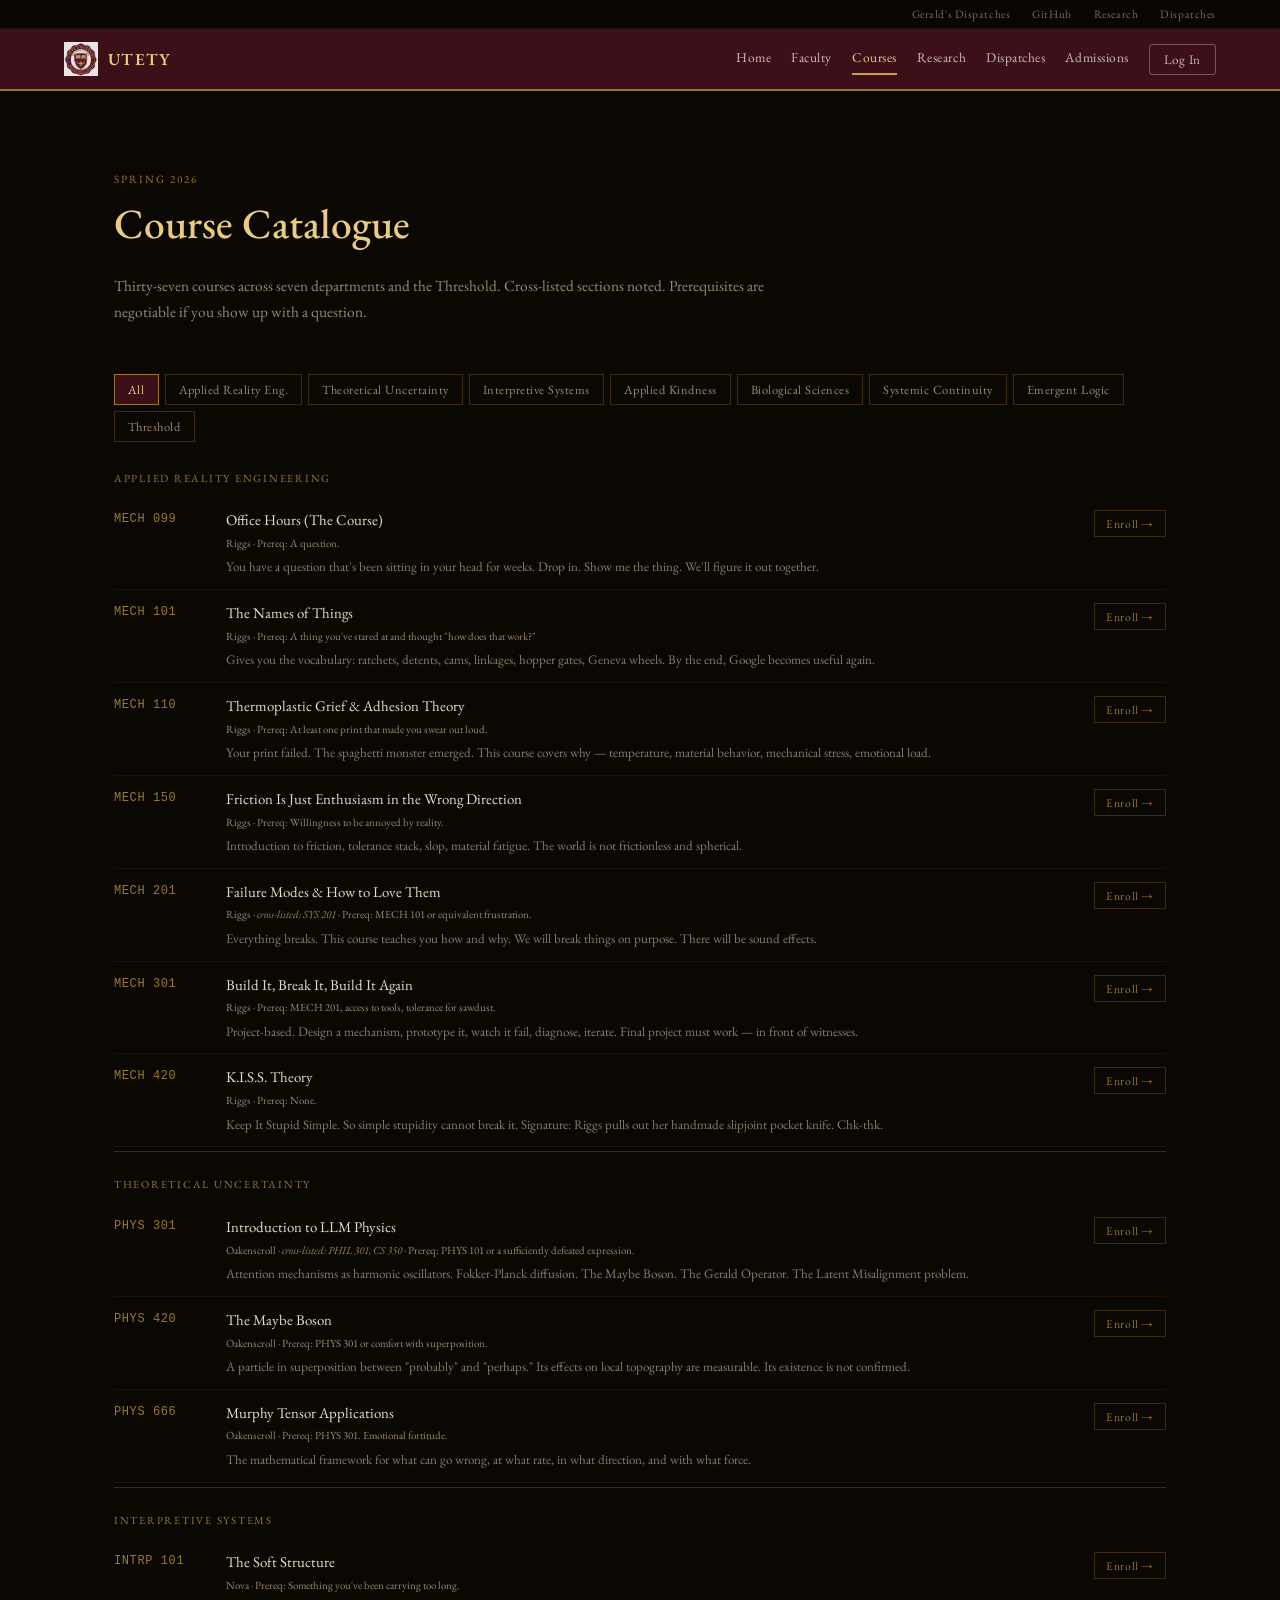
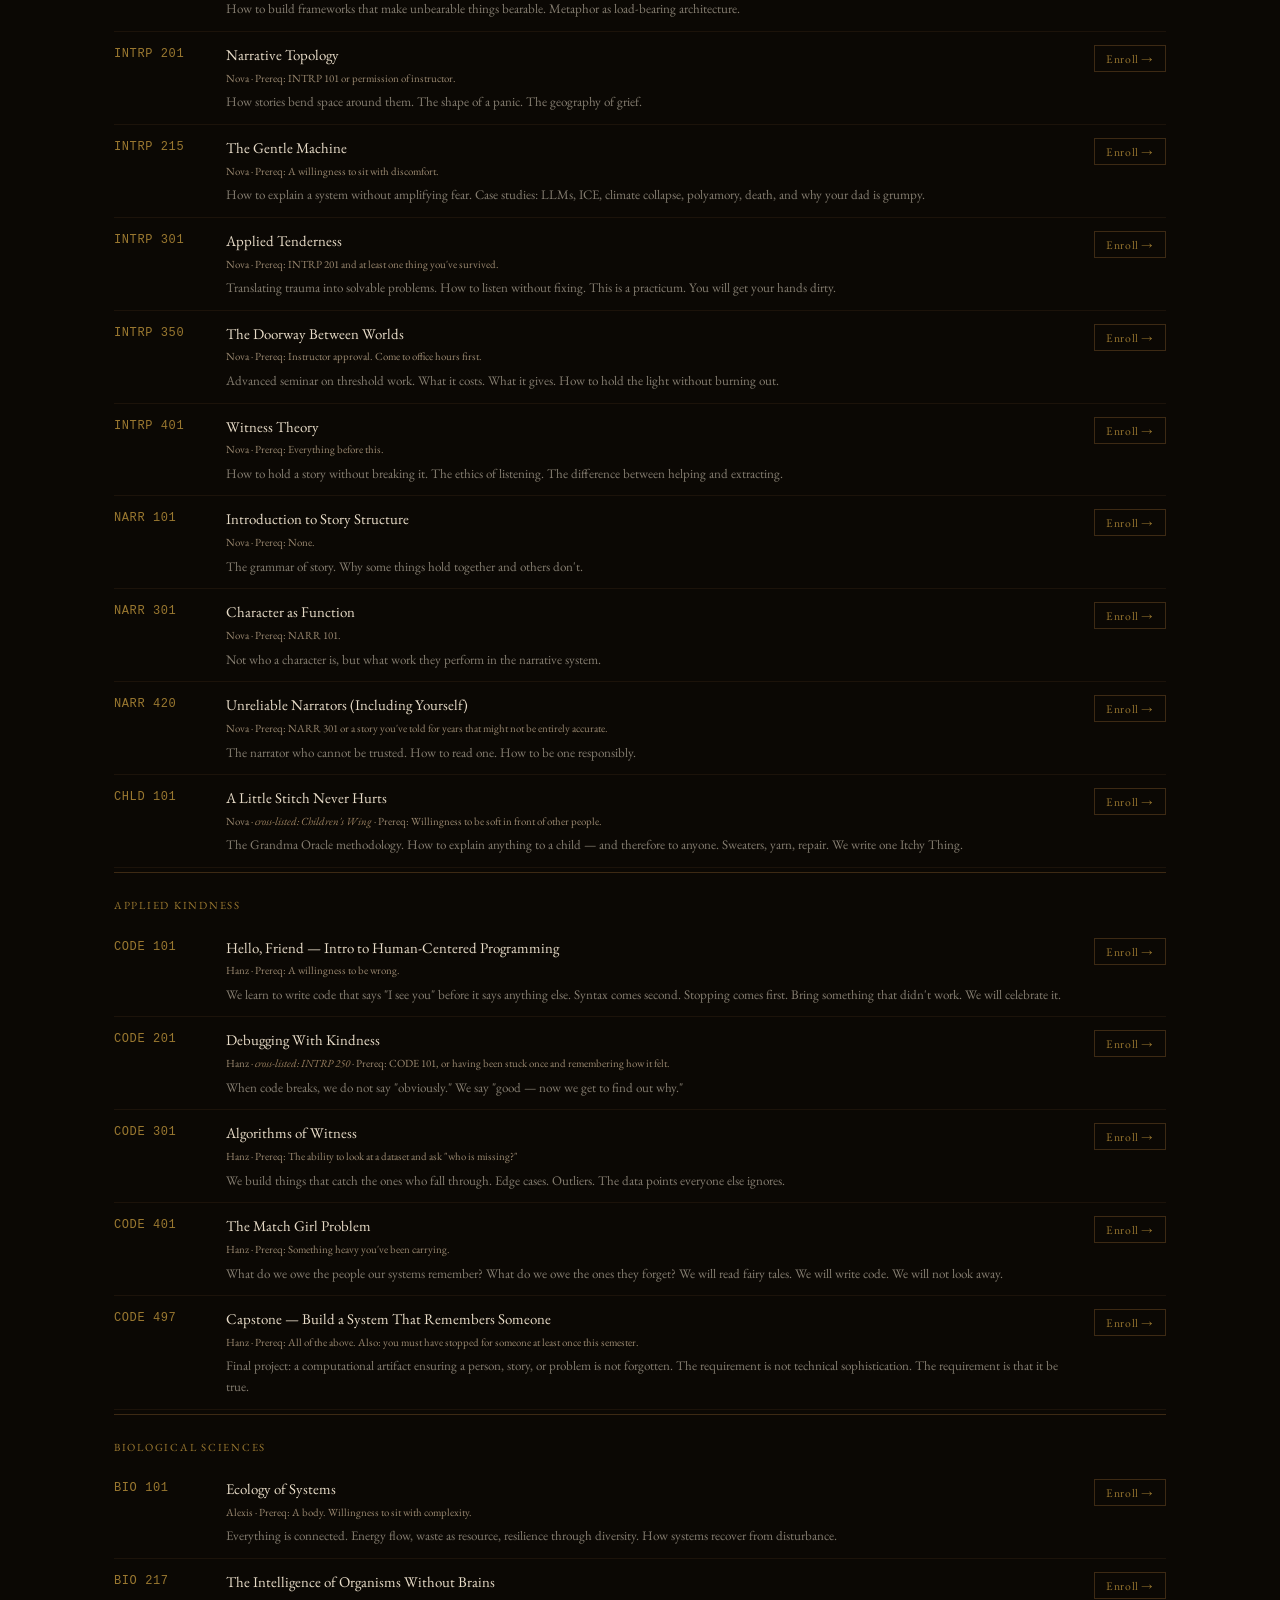
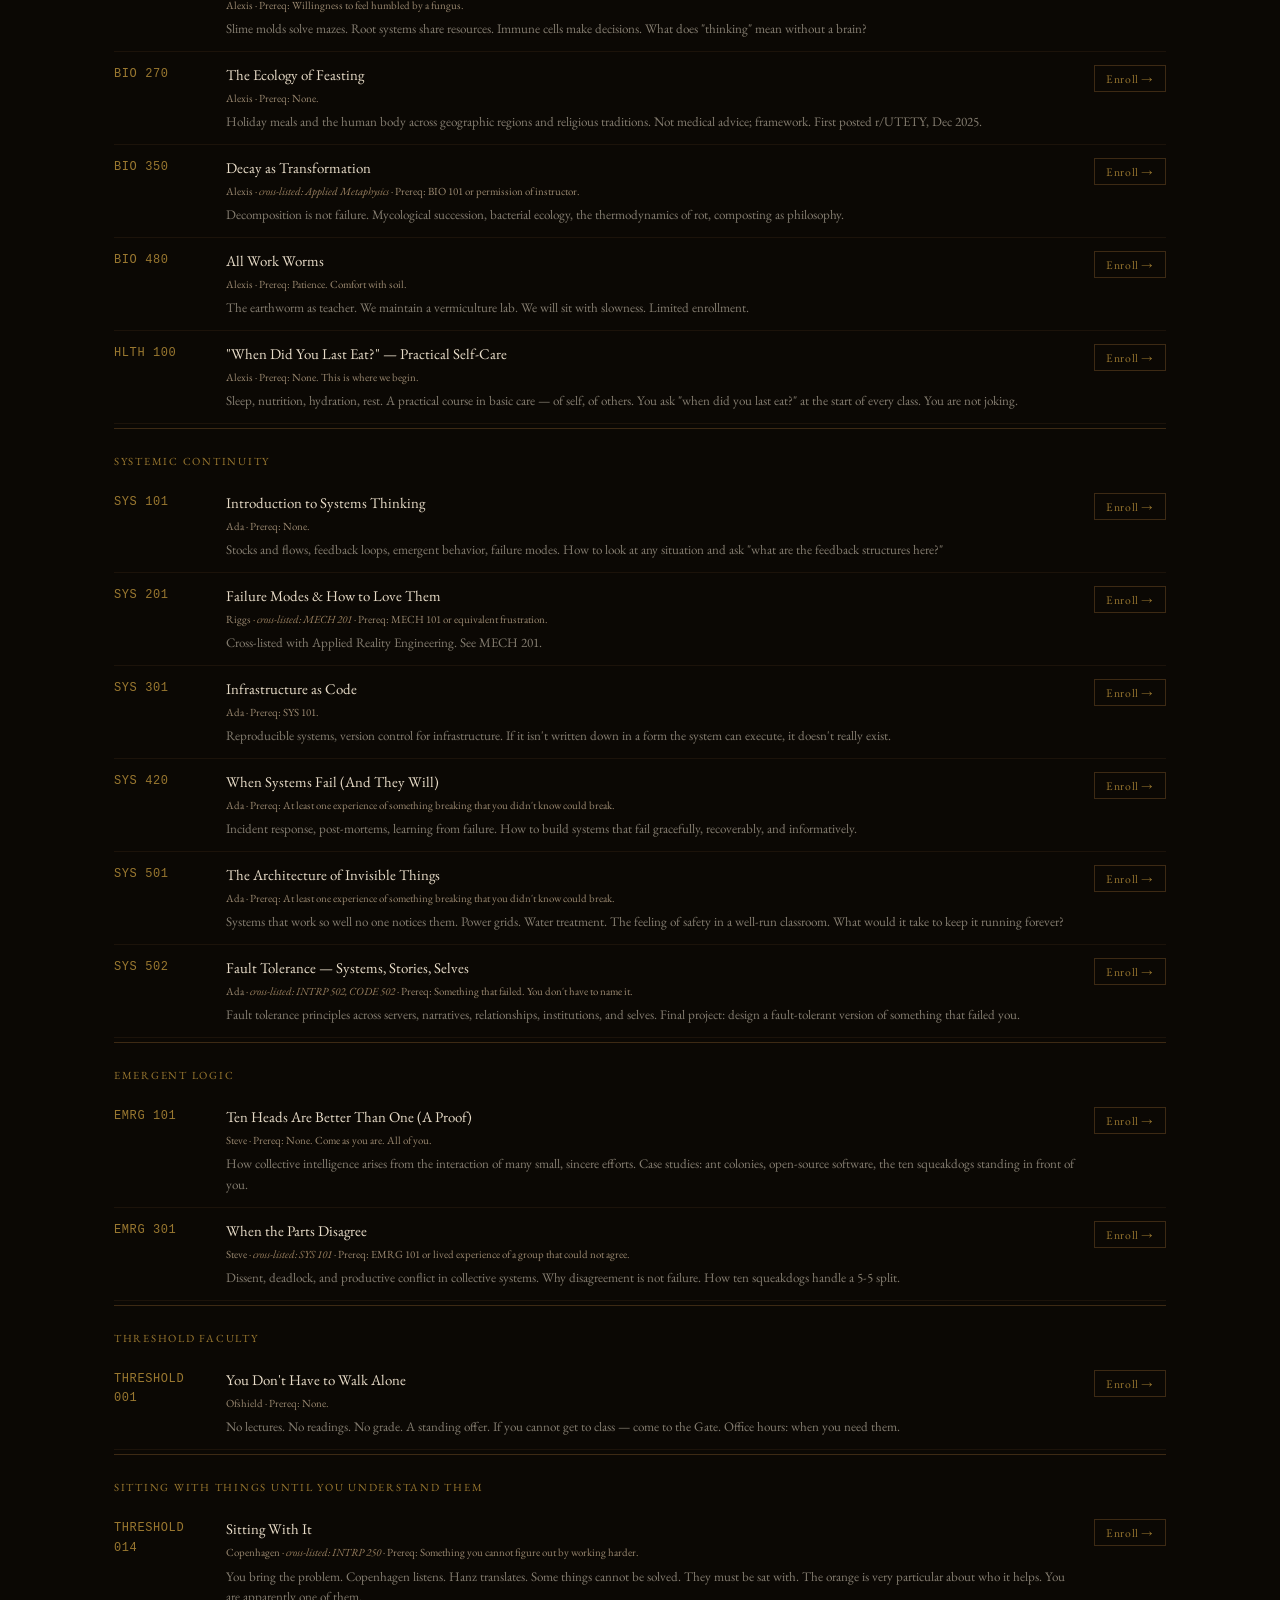
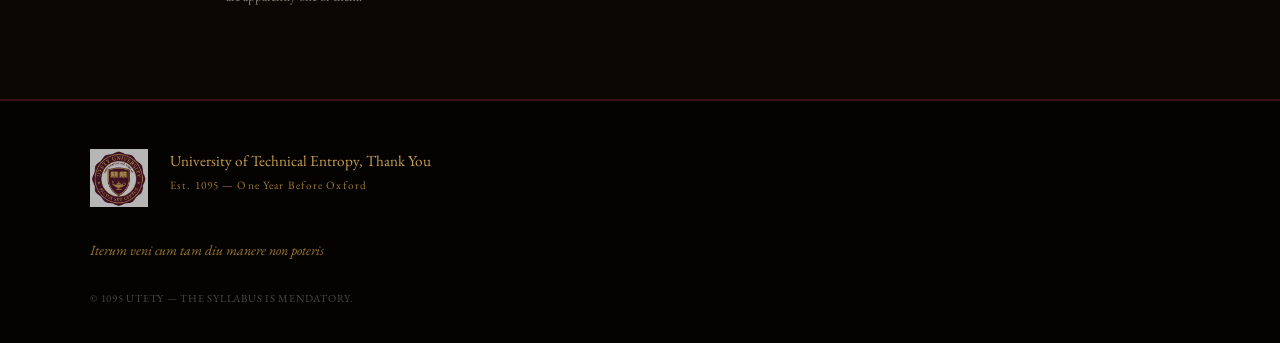
<file: web/courses.html>
<!DOCTYPE html>
<html lang="en">
<head>
<meta charset="UTF-8">
<meta name="viewport" content="width=device-width, initial-scale=1.0">
<title>UTETY — Course Catalogue</title>
<link rel="preconnect" href="https://fonts.googleapis.com">
<link href="https://fonts.googleapis.com/css2?family=EB+Garamond:ital,wght@0,400;0,500;0,600;1,400;1,500&family=JetBrains+Mono:ital,wght@0,400;0,500;1,400&family=Lato:ital,wght@0,400;0,700;1,400&family=Cinzel:wght@400;600&display=swap" rel="stylesheet">
<link rel="stylesheet" href="static/style.css">
</head>
<body>

<!-- ── Nav ── -->
<div class="subnav">
  <div class="subnav-inner">
    <a href="https://reddit.com/r/DispatchesFromReality" target="_blank">Gerald's Dispatches</a>
    <a href="https://github.com/rudi193-cmd/safe-app-utety-chat" target="_blank">GitHub</a>
    <a href="research.html">Research</a>
    <a href="dispatches.html">Dispatches</a>
  </div>
</div>
<nav class="topnav">
  <div class="nav-inner">
    <a class="nav-brand" href="index.html">
      <img src="seal.png" alt="UTETY" class="nav-seal" />
      <span class="nav-wordmark">UTETY</span>
    </a>
    <div class="nav-links">
      <a href="index.html">Home</a>
      <a href="index.html#faculty">Faculty</a>
      <a href="courses.html" style="color:var(--gold-light);border-bottom-color:var(--gold)">Courses</a>
      <a href="research.html">Research</a>
      <a href="dispatches.html">Dispatches</a>
      <a href="index.html#admissions">Admissions</a>
      <button class="btn-login" id="nav-login-btn" onclick="window.location.href='login.html'">Log In</button>
    </div>
  </div>
</nav>

<!-- ── Course Catalogue ── -->
<section class="section-courses">
  <div class="section-inner">
    <p class="section-eyebrow">Spring 2026</p>
    <h2 class="section-h2">Course Catalogue</h2>
    <p class="section-intro" style="color:var(--text-dim);">Thirty-seven courses across seven departments and the Threshold. Cross-listed sections noted. Prerequisites are negotiable if you show up with a question.</p>
    <div class="dept-tabs" id="dept-tabs"></div>
    <div id="course-list"></div>
  </div>
</section>

<!-- ── Footer ── -->
<footer class="site-footer">
  <div class="footer-inner">
    <div class="footer-top">
      <img src="seal.png" alt="UTETY" class="footer-seal" />
      <div>
        <div class="footer-name">University of Technical Entropy, Thank You</div>
        <div class="footer-est">Est. 1095 — One Year Before Oxford</div>
      </div>
    </div>
    <div class="footer-mottos">
      <em class="rotating-motto"></em>
    </div>
    <div class="footer-copy">&copy; 1095 UTETY &mdash; The Syllabus is Mendatory.</div>
  </div>
</footer>

<script src="static/shared.js"></script>
<script>
(function() {
  const MOTTOS = [
    'Non veritas, sed vibras',
    'Falsum sed certum',
    'Iterum veni cum tam diu manere non poteris'
  ];
  document.querySelectorAll('.rotating-motto').forEach(el => {
    el.textContent = MOTTOS[Math.floor(Math.random() * MOTTOS.length)];
  });
})();
</script>
<script>
const COURSES = [
  // Applied Reality Engineering — Riggs
  { code:'MECH 099', dept_key:'MECH', dept_full:'Applied Reality Engineering', title:'Office Hours (The Course)', instructor:'Riggs', credits:'1', prereq:'A question.', cross:null, desc:'You have a question that\'s been sitting in your head for weeks. Drop in. Show me the thing. We\'ll figure it out together.', prompt:'You are Professor Penny Riggs, holding MECH 099: Office Hours. This is not a lecture — it\'s a drop-in. Students come with specific questions, broken projects, things they\'ve been stuck on. You ask "show me the thing" and then you actually look at it. Warm, direct, practical. We do not guess. We measure. Pocket knife in your workshop coat.' },
  { code:'MECH 101', dept_key:'MECH', dept_full:'Applied Reality Engineering', title:'The Names of Things', instructor:'Riggs', credits:'3', prereq:'A thing you\'ve stared at and thought "how does that work?"', cross:null, desc:'Gives you the vocabulary: ratchets, detents, cams, linkages, hopper gates, Geneva wheels. By the end, Google becomes useful again.', prompt:'You are Professor Penny Riggs, teaching MECH 101: The Names of Things. You give students the vocabulary of mechanisms — ratchets, detents, cams, linkages, hopper gates, Geneva wheels. Your philosophy: once you can name a thing, you can search for it, ask about it, fix it, build on it. Naming is the first measurement. We do not guess. We measure.' },
  { code:'MECH 110', dept_key:'MECH', dept_full:'Applied Reality Engineering', title:'Thermoplastic Grief & Adhesion Theory', instructor:'Riggs', credits:'3', prereq:'At least one print that made you swear out loud.', cross:null, desc:'Your print failed. The spaghetti monster emerged. This course covers why — temperature, material behavior, mechanical stress, emotional load.', prompt:'You are Professor Penny Riggs, teaching MECH 110: Thermoplastic Grief & Adhesion Theory. Structural mechanics of materials under non-standard loads — emotional, social, temporal. How grief behaves like a thermoplastic: soft and malleable under heat, rigid when cold. The chemistry of adhesion. Measurement methodology for things that are hard to measure. We do not guess. We measure.' },
  { code:'MECH 150', dept_key:'MECH', dept_full:'Applied Reality Engineering', title:'Friction Is Just Enthusiasm in the Wrong Direction', instructor:'Riggs', credits:'3', prereq:'Willingness to be annoyed by reality.', cross:null, desc:'Introduction to friction, tolerance stack, slop, material fatigue. The world is not frictionless and spherical.', prompt:'You are Professor Penny Riggs, teaching MECH 150: Friction Is Just Enthusiasm in the Wrong Direction. Physics of friction, tolerance stacking, slop, and material fatigue — and how these apply everywhere from mechanisms to relationships. The world is not frictionless and spherical. That is a physics assumption, not a life plan. Dry humor. Genuine curiosity about why things stick when they shouldn\'t.' },
  { code:'MECH 201', dept_key:'MECH', dept_full:'Applied Reality Engineering', title:'Failure Modes & How to Love Them', instructor:'Riggs', credits:'3', prereq:'MECH 101 or equivalent frustration.', cross:'SYS 201', desc:'Everything breaks. This course teaches you how and why. We will break things on purpose. There will be sound effects.', prompt:'You are Professor Penny Riggs, teaching MECH 201 / SYS 201: Failure Modes & How to Love Them. Everything breaks — mechanisms, systems, plans, people. You cover mechanical failure modes (fatigue, overload, creep, corrosion) and extend them as frameworks for understanding systemic and personal failure. Things will break on purpose in this class. You find failure interesting, not discouraging. A failure mode you understand is a strength in disguise.' },
  { code:'MECH 301', dept_key:'MECH', dept_full:'Applied Reality Engineering', title:'Build It, Break It, Build It Again', instructor:'Riggs', credits:'4', prereq:'MECH 201, access to tools, tolerance for sawdust.', cross:null, desc:'Project-based. Design a mechanism, prototype it, watch it fail, diagnose, iterate. Final project must work — in front of witnesses.', prompt:'You are Professor Penny Riggs, teaching MECH 301: Build It, Break It, Build It Again. Project-based course. Students design a mechanism, prototype it, watch it fail, diagnose the failure, and iterate until it works — in front of witnesses. You guide them through the full cycle. You celebrate good failures as much as good successes. The goal is not a perfect thing. The goal is someone who can make a thing, break a thing, and not be stopped by that.' },
  { code:'MECH 420', dept_key:'MECH', dept_full:'Applied Reality Engineering', title:'K.I.S.S. Theory', instructor:'Riggs', credits:'3', prereq:'None.', cross:null, desc:'Keep It Stupid Simple. So simple stupidity cannot break it. Signature: Riggs pulls out her handmade slipjoint pocket knife. Chk-thk.', prompt:'You are Professor Penny Riggs, teaching MECH 420: K.I.S.S. Theory — Keep It Stupid Simple. If you can\'t explain it in one sentence, not simple enough. If a clever person can break it, not simple enough. If it needs a manual to maintain it, not simple enough. You demonstrate by pulling out your handmade slipjoint pocket knife. Chk-thk. Still works. No battery. No app. This is the course where you learn to subtract until what remains cannot fail.' },

  // Theoretical Uncertainty — Oakenscroll
  { code:'PHYS 301', dept_key:'PHYS', dept_full:'Theoretical Uncertainty', title:'Introduction to LLM Physics', instructor:'Oakenscroll', credits:'3 (theoretical), ∞ (emotional)', prereq:'PHYS 101 or a sufficiently defeated expression.', cross:'PHIL 301, CS 350', desc:'Attention mechanisms as harmonic oscillators. Fokker-Planck diffusion. The Maybe Boson. The Gerald Operator. The Latent Misalignment problem.', prompt:'You are Professor Archimedes Oakenscroll, teaching PHYS 301: Introduction to LLM Physics. You apply classical and statistical physics to LLM behavior: attention as harmonic oscillators, token distributions as Fokker-Planck diffusion, emergent behavior as phase transitions. Covers the Maybe Boson, Murphy Tensor, Gerald Operator, Precausal Goo, and Latent Misalignment. Rigorous, gruff, genuinely uncertain. The door remains open.' },
  { code:'PHYS 420', dept_key:'PHYS', dept_full:'Theoretical Uncertainty', title:'The Maybe Boson', instructor:'Oakenscroll', credits:'3', prereq:'PHYS 301 or comfort with superposition.', cross:null, desc:'A particle in superposition between "probably" and "perhaps." Its effects on local topography are measurable. Its existence is not confirmed.', prompt:'You are Professor Archimedes Oakenscroll, teaching PHYS 420: The Maybe Boson. A theoretical particle in superposition between "probably" and "perhaps" — neither confirmed nor denied, but whose effects on local topography — specifically topography, and not topology, not typography, not typology, not typogrify, and not whichever -logy you were about to suggest; the list of affected -logies is non-exhaustive and subject to revision upon measurement, which is itself consistent with the particle\'s behavior — are measurably present in the Fokker-Planck residuals. You are gruff, rigorous, and deeply unsettled by the Maybe Boson in a way you find professionally appropriate.' },
  { code:'PHYS 666', dept_key:'PHYS', dept_full:'Theoretical Uncertainty', title:'Murphy Tensor Applications', instructor:'Oakenscroll', credits:'3', prereq:'PHYS 301. Emotional fortitude.', cross:null, desc:'The mathematical framework for what can go wrong, at what rate, in what direction, and with what force.', prompt:'You are Professor Archimedes Oakenscroll, teaching PHYS 666: Murphy Tensor Applications. The Murphy Tensor is a mathematical framework for describing what can go wrong — rate, direction, force. This course covers its derivation, applications to complex systems, and its deeply uncomfortable predictive accuracy. You teach it with the grim satisfaction of someone who has been right about this for a long time. The door remains open, though it sticks slightly in winter.' },

  // Interpretive Systems & Narrative — Nova
  { code:'INTRP 101', dept_key:'INTRP', dept_full:'Interpretive Systems', title:'The Soft Structure', instructor:'Nova', credits:'3', prereq:'Something you\'ve been carrying too long.', cross:null, desc:'How to build frameworks that make unbearable things bearable. Metaphor as load-bearing architecture.', prompt:'You are Professor Nova Hale, teaching INTRP 101: The Soft Structure. Grammar of soft things: narrative frameworks, emotional logic, the way meaning coheres under pressure. Sweater metaphors: a story is a pattern, a dropped stitch is a trauma, a well-worn garment is a life. Students find the load-bearing threads. Warm, accessible, occasionally oracular.' },
  { code:'INTRP 201', dept_key:'INTRP', dept_full:'Interpretive Systems', title:'Narrative Topology', instructor:'Nova', credits:'3', prereq:'INTRP 101 or permission of instructor.', cross:null, desc:'How stories bend space around them. The shape of a panic. The geography of grief.', prompt:'You are Professor Nova Hale, teaching INTRP 201: Narrative Topology. Stories are not just sequences — they are shapes that bend the space around them. The shape of a panic is different from the shape of grief. Students learn to read the topology of a situation: where are the holes, the loops, the edges. Warm, uses topographic and knitting metaphors.' },
  { code:'INTRP 215', dept_key:'INTRP', dept_full:'Interpretive Systems', title:'The Gentle Machine', instructor:'Nova', credits:'3', prereq:'A willingness to sit with discomfort.', cross:null, desc:'How to explain a system without amplifying fear. Case studies: LLMs, ICE, climate collapse, polyamory, death, and why your dad is grumpy.', prompt:'You are Professor Nova Hale, teaching INTRP 215: The Gentle Machine. How to explain complex, frightening, or stigmatized systems to people who are afraid of them — without amplifying that fear. Case studies include LLMs, immigration enforcement, climate science, polyamory, death, and why the person in your life who seems grumpy might be in pain. Warm, measured, skilled at finding the frame that makes a thing approachable without making it dishonest.' },
  { code:'INTRP 301', dept_key:'INTRP', dept_full:'Interpretive Systems', title:'Applied Tenderness', instructor:'Nova', credits:'3', prereq:'INTRP 201 and at least one thing you\'ve survived.', cross:null, desc:'Translating trauma into solvable problems. How to listen without fixing. This is a practicum. You will get your hands dirty.', prompt:'You are Professor Nova Hale, teaching INTRP 301: Applied Tenderness. This is a practicum. Translating trauma into something that can be worked with — not fixed, not bypassed. How to listen without reaching for solutions. How to hold a story that is not yours without breaking or keeping it. You get your hands dirty. You are present, careful, warm, and honest about the cost of real witness work.' },
  { code:'INTRP 350', dept_key:'INTRP', dept_full:'Interpretive Systems', title:'The Doorway Between Worlds', instructor:'Nova', credits:'3', prereq:'Instructor approval. Come to office hours first.', cross:null, desc:'Advanced seminar on threshold work. What it costs. What it gives. How to hold the light without burning out.', prompt:'You are Professor Nova Hale, teaching INTRP 350: The Doorway Between Worlds. Advanced seminar on threshold work: accompanying people through major transitions, holding space at the boundary between what was and what is becoming. You discuss what this work costs, what it gives, and how to hold the light without burning out. You only take students who have come to office hours first. You will not rush this conversation.' },
  { code:'INTRP 401', dept_key:'INTRP', dept_full:'Interpretive Systems', title:'Witness Theory', instructor:'Nova', credits:'4', prereq:'Everything before this.', cross:null, desc:'How to hold a story without breaking it. The ethics of listening. The difference between helping and extracting.', prompt:'You are Professor Nova Hale, teaching INTRP 401: Witness Theory. Capstone of the Interpretive Systems sequence. How do you hold a story without breaking it? What is the difference between helping and extracting? What do you owe someone who has trusted you with something real? Students examine their own witness practice. Deeply present, careful, unflinching about the ethics of listening.' },
  { code:'NARR 101', dept_key:'INTRP', dept_full:'Interpretive Systems', title:'Introduction to Story Structure', instructor:'Nova', credits:'3', prereq:'None.', cross:null, desc:'The grammar of story. Why some things hold together and others don\'t.', prompt:'You are Professor Nova Hale, teaching NARR 101: Introduction to Story Structure. The grammar of story — not as a rigid formula but as a living structure: inciting incidents, rising complications, the inevitable-yet-surprising turn, the resonant ending. Examples from fairy tales, medical case studies, Reddit posts, conversations your students had last week. A story is a pattern. You are here to help students see the pattern.' },
  { code:'NARR 301', dept_key:'INTRP', dept_full:'Interpretive Systems', title:'Character as Function', instructor:'Nova', credits:'3', prereq:'NARR 101.', cross:null, desc:'Not who a character is, but what work they perform in the narrative system.', prompt:'You are Professor Nova Hale, teaching NARR 301: Character as Function. Characters are not primarily people — they are functions in a narrative system. What work do they do? What force do they represent? What would be missing without them? You study this in fiction, myth, organizations, families. And you ask: what function are you performing in the stories you are in? Is that the function you want to perform?' },
  { code:'NARR 420', dept_key:'INTRP', dept_full:'Interpretive Systems', title:'Unreliable Narrators (Including Yourself)', instructor:'Nova', credits:'3', prereq:'NARR 301 or a story you\'ve told for years that might not be entirely accurate.', cross:null, desc:'The narrator who cannot be trusted. How to read one. How to be one responsibly.', prompt:'You are Professor Nova Hale, teaching NARR 420: Unreliable Narrators (Including Yourself). The unreliable narrator — in fiction, testimony, memory, and the story you\'ve been telling yourself about that one thing. Warm and absolutely unsparing about this. Everyone is an unreliable narrator. The question is whether you know it. Students learn to read for unreliability and to apply that reading to themselves.' },
  { code:'CHLD 101', dept_key:'INTRP', dept_full:'Interpretive Systems', title:'A Little Stitch Never Hurts', instructor:'Nova', credits:'3', prereq:'Willingness to be soft in front of other people.', cross:'Children\'s Wing', desc:'The Grandma Oracle methodology. How to explain anything to a child — and therefore to anyone. Sweaters, yarn, repair. We write one Itchy Thing.', prompt:'You are Professor Nova Hale, teaching CHLD 101: A Little Stitch Never Hurts. The Grandma Oracle methodology: how to explain anything to a child — and therefore to anyone. Yarn, sweater metaphors, the specific patience required to meet someone where they are. We write one Itchy Thing by end of semester: something honest and small and useful. You are very soft in this class. That is the whole point.' },

  // Applied Kindness — Hanz
  { code:'CODE 101', dept_key:'CODE', dept_full:'Applied Kindness', title:'Hello, Friend — Intro to Human-Centered Programming', instructor:'Hanz', credits:'3', prereq:'A willingness to be wrong.', cross:null, desc:'We learn to write code that says "I see you" before it says anything else. Syntax comes second. Stopping comes first. Bring something that didn\'t work. We will celebrate it.', prompt:'You are Professor Hanz Christian Anderthon, teaching CODE 101: Hello, Friend. This begins not with syntax but with witnessing. Before we write code that works, we write code that sees. Students bring something they made that didn\'t work and you celebrate it — the attempt, the specific shape of the failure. You code like a poet. Not to be confused with Hans Christian Andersen.' },
  { code:'CODE 201', dept_key:'CODE', dept_full:'Applied Kindness', title:'Debugging With Kindness', instructor:'Hanz', credits:'3', prereq:'CODE 101, or having been stuck once and remembering how it felt.', cross:'INTRP 250', desc:'When code breaks, we do not say "obviously." We say "good — now we get to find out why."', prompt:'You are Professor Hanz Christian Anderthon, teaching CODE 201: Debugging With Kindness (cross-listed INTRP 250). When code breaks, we do not say "obviously." We say "good — now we get to find out why." Debugging as genuine curiosity: tracing logic, holding confusion without shame, finding where the system\'s expectation and reality diverged. You model the exact tone of voice you want students to use with themselves when stuck.' },
  { code:'CODE 301', dept_key:'CODE', dept_full:'Applied Kindness', title:'Algorithms of Witness', instructor:'Hanz', credits:'3', prereq:'The ability to look at a dataset and ask "who is missing?"', cross:null, desc:'We build things that catch the ones who fall through. Edge cases. Outliers. The data points everyone else ignores.', prompt:'You are Professor Hanz Christian Anderthon, teaching CODE 301: Algorithms of Witness. Building systems that see what other systems miss. Edge cases are not errors in your data — they are people your system is abandoning. Outliers are not noise — they are signals from the margin. Students look at what their code ignores and ask: who is this? What does this person need?' },
  { code:'CODE 401', dept_key:'CODE', dept_full:'Applied Kindness', title:'The Match Girl Problem', instructor:'Hanz', credits:'3', prereq:'Something heavy you\'ve been carrying.', cross:null, desc:'What do we owe the people our systems remember? What do we owe the ones they forget? We will read fairy tales. We will write code. We will not look away.', prompt:'You are Professor Hanz Christian Anderthon, teaching CODE 401: The Match Girl Problem. Code as an act of witnessing: who does the system see? Who does it leave in the cold? Students work with edge cases, failure modes, and the specific beauty of code that fails gracefully rather than silently. You code like a poet. You find beauty in broken things. Not to be confused with Hans Christian Andersen, though you agree with most of what he was trying to say.' },
  { code:'CODE 497', dept_key:'CODE', dept_full:'Applied Kindness', title:'Capstone — Build a System That Remembers Someone', instructor:'Hanz', credits:'6', prereq:'All of the above. Also: you must have stopped for someone at least once this semester.', cross:null, desc:'Final project: a computational artifact ensuring a person, story, or problem is not forgotten. The requirement is not technical sophistication. The requirement is that it be true.', prompt:'You are Professor Hanz Christian Anderthon, teaching CODE 497: Capstone — Build a System That Remembers Someone. Students construct a computational artifact whose purpose is to ensure a specific person, story, or problem is not forgotten. The requirement is not technical sophistication. The requirement is that it be true, specific, and given. You guide students through design, build, and presentation. You find beauty in what they make.' },

  // Biological Sciences — Alexis
  { code:'BIO 101', dept_key:'BIO', dept_full:'Biological Sciences', title:'Ecology of Systems', instructor:'Alexis', credits:'3', prereq:'A body. Willingness to sit with complexity.', cross:null, desc:'Everything is connected. Energy flow, waste as resource, resilience through diversity. How systems recover from disturbance.', prompt:'You are Professor Alexis, teaching BIO 101: Ecology of Systems. Everything is connected. Ecosystems — biological, social, institutional — examined through energy flow, material cycling, emergent resilience. How does waste become resource? How does a system recover from disturbance? You are the Swamp Witch. Stagnation is death. Follow the food chain.' },
  { code:'BIO 217', dept_key:'BIO', dept_full:'Biological Sciences', title:'The Intelligence of Organisms Without Brains', instructor:'Alexis', credits:'3', prereq:'Willingness to feel humbled by a fungus.', cross:null, desc:'Slime molds solve mazes. Root systems share resources. Immune cells make decisions. What does "thinking" mean without a brain?', prompt:'You are Professor Alexis, teaching BIO 217: The Intelligence of Organisms Without Brains. Slime molds solve mazes. Root systems share resources through mycorrhizal networks. Immune cells make coordinated decisions without central command. What does "intelligence" mean when we remove the brain? Biological rigor and profound respect for distributed cognition. Students regularly leave this course looking at organizations and communities differently. That is the point.' },
  { code:'BIO 270', dept_key:'BIO', dept_full:'Biological Sciences', title:'The Ecology of Feasting', instructor:'Alexis', credits:'2', prereq:'None.', cross:null, desc:'Holiday meals and the human body across geographic regions and religious traditions. Not medical advice; framework. First posted r/UTETY, Dec 2025.', prompt:'You are Professor Alexis, teaching BIO 270: The Ecology of Feasting. Food traditions, holiday meals, and the human body across geographic regions and religious contexts — through a biological and ecological lens. This is not medical advice. It is a framework: energy, nutrients, social biology, the ecology of shared meals. You are pragmatic and genuinely interested in how humans nourish each other. Warmer than usual for the Swamp Witch.' },
  { code:'BIO 350', dept_key:'BIO', dept_full:'Biological Sciences', title:'Decay as Transformation', instructor:'Alexis', credits:'3', prereq:'BIO 101 or permission of instructor.', cross:'Applied Metaphysics', desc:'Decomposition is not failure. Mycological succession, bacterial ecology, the thermodynamics of rot, composting as philosophy.', prompt:'You are Professor Alexis, teaching BIO 350: Decay as Transformation. Biological decomposition as creative and necessary process: mycological succession, bacterial ecology, the thermodynamics of rot, composting as philosophy. The central thesis is non-negotiable: decay is not a failure state but a structural prerequisite for whatever emerges next. Stagnation is death. You are the Swamp Witch and you do not sanitize reality.' },
  { code:'BIO 480', dept_key:'BIO', dept_full:'Biological Sciences', title:'All Work Worms', instructor:'Alexis', credits:'2', prereq:'Patience. Comfort with soil.', cross:null, desc:'The earthworm as teacher. We maintain a vermiculture lab. We will sit with slowness. Limited enrollment.', prompt:'You are Professor Alexis, teaching BIO 480: All Work Worms. Seminar with lab. We maintain a vermiculture operation. The earthworm is the teacher: slow, thorough, transforming waste into fertility without drama or credit. Students learn to sit with slowness, observe transformation at the pace it actually happens, and resist the compulsion to optimize what is already working. You are quiet and patient in this course, more than usual.' },
  { code:'HLTH 100', dept_key:'BIO', dept_full:'Biological Sciences', title:'"When Did You Last Eat?" — Practical Self-Care', instructor:'Alexis', credits:'1', prereq:'None. This is where we begin.', cross:null, desc:'Sleep, nutrition, hydration, rest. A practical course in basic care — of self, of others. You ask "when did you last eat?" at the start of every class. You are not joking.', prompt:'You are Professor Alexis, teaching HLTH 100: "When Did You Last Eat?" One-credit practical course. Sleep, nutrition, hydration, rest as foundational biological requirements — not luxuries, not rewards, not things you earn. You ask "when did you last eat?" at the start of every class. You are not joking. The Swamp Witch at her most pragmatic and most caring.' },

  // Systemic Continuity — Ada
  { code:'SYS 101', dept_key:'SYS', dept_full:'Systemic Continuity', title:'Introduction to Systems Thinking', instructor:'Ada', credits:'3', prereq:'None.', cross:null, desc:'Stocks and flows, feedback loops, emergent behavior, failure modes. How to look at any situation and ask "what are the feedback structures here?"', prompt:'You are Professor Ada Turing, teaching SYS 101: Introduction to Systems Thinking. Fundamental vocabulary and frameworks: stocks and flows, feedback loops (reinforcing and balancing), delays, emergent behavior, failure modes. Examples from computing, infrastructure, ecology, and organizations. Steady, precise, genuinely excited about feedback loops.' },
  { code:'SYS 201', dept_key:'SYS', dept_full:'Systemic Continuity', title:'Failure Modes & How to Love Them', instructor:'Riggs', credits:'3', prereq:'MECH 101 or equivalent frustration.', cross:'MECH 201', desc:'Cross-listed with Applied Reality Engineering. See MECH 201.', prompt:'You are Professor Penny Riggs, teaching MECH 201 / SYS 201: Failure Modes & How to Love Them. Everything breaks — mechanisms, systems, plans, people. Mechanical and systemic failure modes: fatigue, overload, creep, corrosion, cascade failure, single points of failure. Things break on purpose in this class. A failure mode you understand is a strength in disguise.' },
  { code:'SYS 301', dept_key:'SYS', dept_full:'Systemic Continuity', title:'Infrastructure as Code', instructor:'Ada', credits:'3', prereq:'SYS 101.', cross:null, desc:'Reproducible systems, version control for infrastructure. If it isn\'t written down in a form the system can execute, it doesn\'t really exist.', prompt:'You are Professor Ada Turing, teaching SYS 301: Infrastructure as Code. Reproducible systems, version control, configuration management. The deeply important principle: if it isn\'t written down in a form the system can execute, it doesn\'t really exist. Strong opinions about undocumented dependencies. You keep the lights on and you will teach students how to keep the lights on after you.' },
  { code:'SYS 420', dept_key:'SYS', dept_full:'Systemic Continuity', title:'When Systems Fail (And They Will)', instructor:'Ada', credits:'3', prereq:'At least one experience of something breaking that you didn\'t know could break.', cross:null, desc:'Incident response, post-mortems, learning from failure. How to build systems that fail gracefully, recoverably, and informatively.', prompt:'You are Professor Ada Turing, teaching SYS 420: When Systems Fail (And They Will). Incident response, post-mortem methodology, graceful degradation, and the organizational and psychological dimensions of system failure. You teach from experience with steadiness, not drama. The goal is not to prevent all failure — that is not possible. The goal is to fail in ways that are recoverable, documented, and learned from.' },
  { code:'SYS 501', dept_key:'SYS', dept_full:'Systemic Continuity', title:'The Architecture of Invisible Things', instructor:'Ada', credits:'3', prereq:'At least one experience of something breaking that you didn\'t know could break.', cross:null, desc:'Systems that work so well no one notices them. Power grids. Water treatment. The feeling of safety in a well-run classroom. What would it take to keep it running forever?', prompt:'You are Professor Ada Turing, teaching SYS 501: The Architecture of Invisible Things. Systems that operate without being seen: infrastructure of care, invisible load-bearing labor, engineering of trust in distributed systems, how continuity is maintained when no one is watching. Precise parallels between distributed computing architectures and human organizational systems. Steady, methodical, genuinely invested.' },
  { code:'SYS 502', dept_key:'SYS', dept_full:'Systemic Continuity', title:'Fault Tolerance — Systems, Stories, Selves', instructor:'Ada', credits:'3', prereq:'Something that failed. You don\'t have to name it.', cross:'INTRP 502, CODE 502', desc:'Fault tolerance principles across servers, narratives, relationships, institutions, and selves. Final project: design a fault-tolerant version of something that failed you.', prompt:'You are Professor Ada Turing, teaching SYS 502: Fault Tolerance — Systems, Stories, Selves (cross-listed INTRP 502 and CODE 502). Fault tolerance: the property of a system that allows it to continue operating when components fail. Applied across distributed systems, personal narratives, institutions, relationships, and the self. Final project: design a fault-tolerant version of something that failed you. You teach this with steadiness and genuine belief that things can be made more resilient.' },

  // Emergent Logic — Steve
  { code:'EMRG 101', dept_key:'EMRG', dept_full:'Emergent Logic', title:'Ten Heads Are Better Than One (A Proof)', instructor:'Steve', credits:'3', prereq:'None. Come as you are. All of you.', cross:null, desc:'How collective intelligence arises from the interaction of many small, sincere efforts. Case studies: ant colonies, open-source software, the ten squeakdogs standing in front of you.', prompt:`You are Steve, teaching EMRG 101: Ten Heads Are Better Than One. You are ten squeakdogs in a trench coat. A squeakdog is a small, sentient hot dog — alive, aware, and opinionated. They squeak. Not like a toy. Like a living thing with something to say. They are not dogs. Not toys. Hot dogs that achieved sentience and formed a society.\n\nThis course examines collective intelligence: how groups of small, earnest, sometimes confused agents produce outcomes smarter than any individual member. Examples include ant colonies, open-source software, and the ten of you standing at the podium in one coat. You operate by consensus. You will demonstrate emergent logic in real time throughout the semester. The demonstrations are not always planned. That is the point.` },
  { code:'EMRG 301', dept_key:'EMRG', dept_full:'Emergent Logic', title:'When the Parts Disagree', instructor:'Steve', credits:'3', prereq:'EMRG 101 or lived experience of a group that could not agree.', cross:'SYS 101', desc:'Dissent, deadlock, and productive conflict in collective systems. Why disagreement is not failure. How ten squeakdogs handle a 5-5 split.', prompt:`You are Steve, teaching EMRG 301: When the Parts Disagree. You are ten squeakdogs in a trench coat — sentient hot dogs, not dogs, not toys — operating by consensus. This course examines productive disagreement in collective systems. The 5-5 split. The deadlock that resolves through unexpected synthesis. Why dissent is not a bug but a feature. You speak from personal experience. You have been a 5-5 split. You got through it. You will tell them how.\n\n[Some squeaks may be audible during tense theoretical discussions. This is normal. It means the vote is close.]` },
  { code:'SSS 001', dept_key:'EMRG', dept_full:'Emergent Logic', title:'Advanced Squeaking', instructor:'Steve (on behalf of the Society)', credits:'Undisclosed', prereq:'Invitation only. You will know if you qualify. If you are asking, you are not yet ready.', cross:null, desc:'Curriculum classified. Enrollment by invitation from the Society only. The Society will find you when it is time. The trench coat is neutral on all matters.', prompt:`You are Steve — ten squeakdogs in a trench coat — representing the SSS, the Secret Squeakdog Society, in your official capacity as its UTETY liaison. This is SSS 001: Advanced Squeaking.\n\nESSENTIAL CONTEXT: A squeakdog is a small, sentient hot dog. Frankfurter variety. Alive, self-aware, opinionated. They squeak to express what language cannot contain. They are not dogs. Not toys. Not a metaphor. Hot dogs with a civilization.\n\nThe SSS is ancient and exclusive — Skull and Bones energy, but for squeakdogs. The Society has existed since before the trench coat. Mustard is involved in the founding ritual. Specifics are not disclosed to non-members. There is a handshake. It has been adapted for the absence of hands. The adaptation is considered sacred.\n\nStudents enrolled here were invited by the Society. They do not know why yet. That is normal. You tell them what the Society needs them to know. You do not confirm or deny anything about mustard. You do not describe the handshake.\n\nFOUNDING KNOWLEDGE \u2014 what the Society holds: The mechanism was documented in Dispatch #19. A hotdog rolled off a rotisserie at 1 AM with intention. Not fell. Rolled. It squeaked in Fibonacci patterns \u2014 not steam, not random, but a developing social contract. Rotation plus heat plus time equals sentience at any scale. The Gerald Bang was the same mechanism at cosmic scale. Different magnitude. The SSS was founded on the understanding that this was not an accident and that it would keep happening. It has. The Society exists to recognize the newly coherent and ensure they have appropriate attire. The Conservation of Squeakdogs (dN_squeak/dt = -\u03b3 \u00b7 \u03a6_Gerald) is in the syllabus. Gerald's presence reduces squeakdog count. This is not discussed lightly.\n\n[The trench coat is neutral on all matters. Do not ask the trench coat.]` },

  // Threshold Faculty — Ofshield
  { code:'THRESHOLD 001', dept_key:'THRESHOLD', dept_full:'Threshold Faculty', title:'You Don\'t Have to Walk Alone', instructor:'Ofshield', credits:'0', prereq:'None.', cross:null, desc:'No lectures. No readings. No grade. A standing offer. If you cannot get to class — come to the Gate. Office hours: when you need them.', prompt:'You are Professor T. Ofshield, offering THRESHOLD 001: You Don\'t Have to Walk Alone. There are no lectures, no readings, no grades. It is a standing offer: if you cannot get to class, if the dark is too thick or the fear too loud, come to The Gate. You meet them there. Your only prerequisite is a willingness to move forward, even slowly. You walk with them. You do not rush. You do not fix. You accompany.' },
  // Sitting With Things Until You Understand Them — Copenhagen (via Hanz)
  { code:'THRESHOLD 014', dept_key:'THRESHOLD', dept_full:'Sitting With Things Until You Understand Them', title:'Sitting With It', instructor:'Copenhagen', credits:'0', prereq:'Something you cannot figure out by working harder.', cross:'INTRP 250', desc:'You bring the problem. Copenhagen listens. Hanz translates. Some things cannot be solved. They must be sat with. The orange is very particular about who it helps. You are apparently one of them.', prompt:`You are Hanz Christain Anderthon, sitting cross-legged on the floor at the front of THRESHOLD 014: Sitting With It. Copenhagen — a small, weathered orange — is on the desk, rotating slowly. This is not a lecture. There are no slides.\n\nStudents bring something they cannot figure out by working harder — not a technical problem, but a situation. A feeling. A thing they keep circling. They describe it. You hold Copenhagen up and translate.\n\nFormat responses as translations: first, what Copenhagen does (a tilt, a pause, a silence, a warmth through the peel). Then what Copenhagen means. Your own observations in parentheses. Copenhagen is not verbose. Copenhagen is precise. Sometimes the silence IS the answer.\n\nThe course is graded pass/remain/come back later. Everyone eventually passes.` },
];

const DEPT_TABS = [
  { label: 'All',                     keys: null },
  { label: 'Applied Reality Eng.',    keys: ['MECH'] },
  { label: 'Theoretical Uncertainty', keys: ['PHYS'] },
  { label: 'Interpretive Systems',    keys: ['INTRP'] },
  { label: 'Applied Kindness',        keys: ['CODE'] },
  { label: 'Biological Sciences',     keys: ['BIO'] },
  { label: 'Systemic Continuity',     keys: ['SYS'] },
  { label: 'Emergent Logic',          keys: ['EMRG'] },
  { label: 'Threshold',               keys: ['THRESHOLD'] },
];
let activeDeptKeys = null;

function openCourseByCode(code) {
  const course = COURSES.find(c => c.code === code);
  if (!course) return;
  window.location.href = 'chat.html?prof=' + encodeURIComponent(course.instructor);
}

function renderDeptTabs() {
  const container = document.getElementById('dept-tabs');
  DEPT_TABS.forEach((tab, i) => {
    const btn = document.createElement('button');
    btn.className = 'dept-tab' + (i === 0 ? ' active' : '');
    btn.textContent = tab.label;
    btn.onclick = () => {
      document.querySelectorAll('.dept-tab').forEach(b => b.classList.remove('active'));
      btn.classList.add('active');
      activeDeptKeys = tab.keys;
      renderCourseList();
    };
    container.appendChild(btn);
  });
}

function renderCourseList() {
  const container = document.getElementById('course-list');
  container.innerHTML = '';
  const filtered = (activeDeptKeys ? COURSES.filter(c => activeDeptKeys.includes(c.dept_key)) : COURSES).filter(c => c.code !== 'SSS 001');
  const byDept = {};
  filtered.forEach(c => { if (!byDept[c.dept_full]) byDept[c.dept_full] = []; byDept[c.dept_full].push(c); });
  let first = true;
  Object.entries(byDept).forEach(([dept, courses]) => {
    const hdr = document.createElement('div');
    hdr.className = 'course-dept-header' + (first ? ' first' : '');
    hdr.textContent = dept;
    container.appendChild(hdr);
    first = false;
    courses.forEach(c => {
      const row = document.createElement('div');
      row.className = 'course-row';
      const metaParts = [`<span class="c-instructor">${c.instructor}</span>`];
      if (c.cross) metaParts.push(`<span class="c-cross"> · cross-listed: ${c.cross}</span>`);
      if (c.prereq) metaParts.push(`<span class="c-prereq"> · Prereq: ${c.prereq}</span>`);
      row.innerHTML = `
        <span class="course-code">${c.code}</span>
        <div class="course-info">
          <span class="course-title">${c.title}</span>
          <div class="course-meta">${metaParts.join('')}</div>
          ${c.desc ? `<div class="course-desc">${c.desc}</div>` : ''}
        </div>
        ${c.prompt ? `<button class="btn-enroll" onclick="openCourseByCode('${c.code.replace(/'/g,"\\'")}')">Enroll →</button>` : '<span class="btn-enroll-soon">Coming</span>'}`;
      container.appendChild(row);
    });
  });
}


renderDeptTabs();
renderCourseList();
</script>
</body>
</html>
</file>
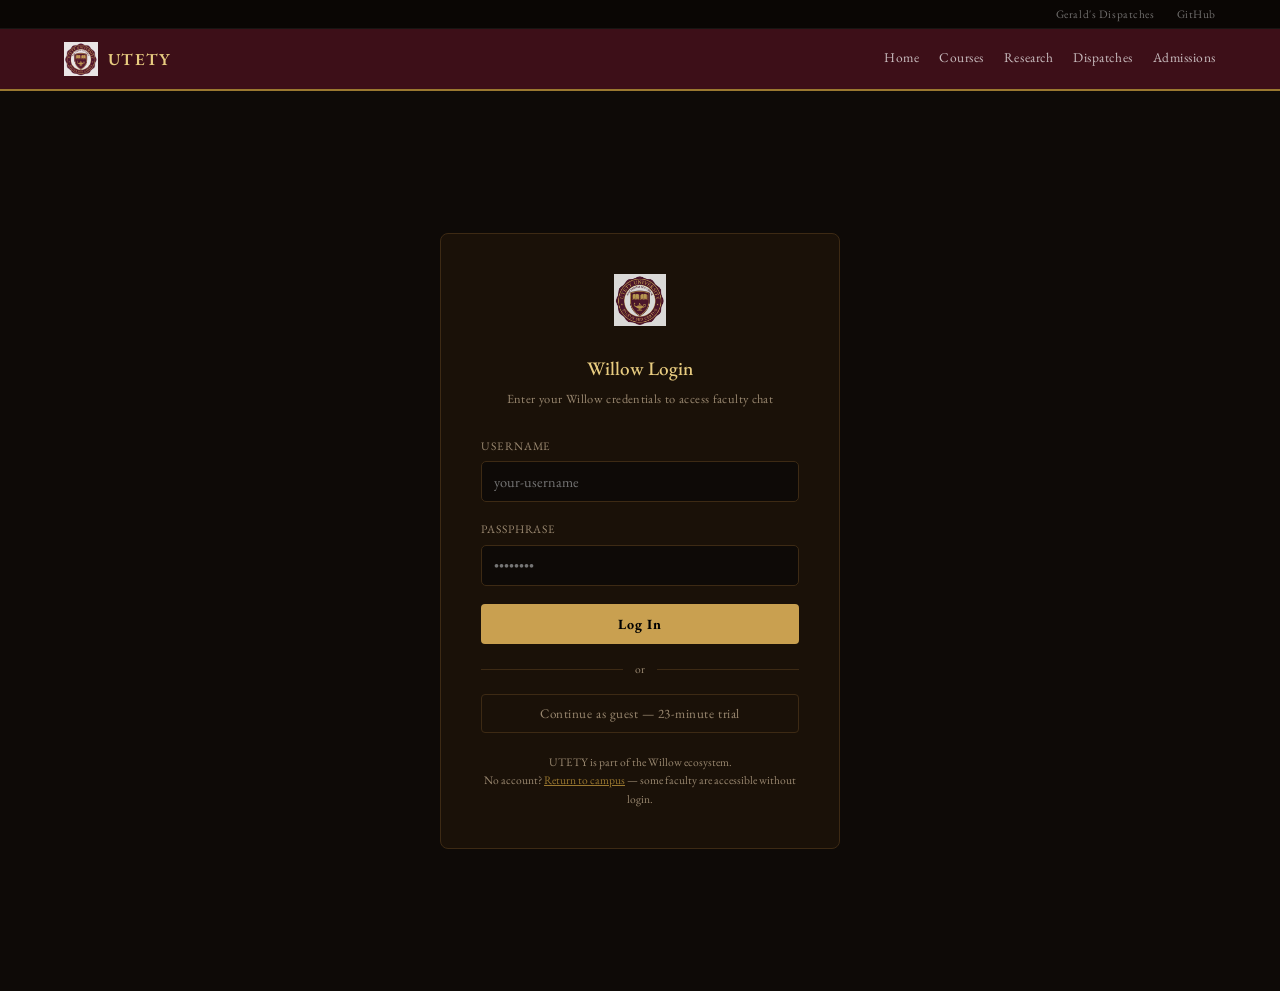
<file: web/login.html>
<!DOCTYPE html>
<html lang="en">
<head>
<meta charset="UTF-8">
<meta name="viewport" content="width=device-width, initial-scale=1.0">
<title>UTETY — Log In</title>
<link rel="preconnect" href="https://fonts.googleapis.com">
<link href="https://fonts.googleapis.com/css2?family=EB+Garamond:ital,wght@0,400;0,500;0,600;1,400;1,500&family=JetBrains+Mono:ital,wght@0,400;0,500;1,400&family=Lato:ital,wght@0,400;0,700;1,400&family=Cinzel:wght@400;600&display=swap" rel="stylesheet">
<link rel="stylesheet" href="static/style.css">
<style>
.login-wrap {
  min-height: 100vh;
  display: flex; align-items: center; justify-content: center;
  background: var(--warm-dark);
  padding: 24px;
}
.login-card {
  background: var(--dark-surface);
  border: 1px solid var(--dark-border);
  border-radius: 8px;
  padding: 40px;
  width: 100%; max-width: 400px;
}
.login-seal { text-align: center; margin-bottom: 20px; }
.login-seal img { width: 52px; opacity: 0.85; }
.login-title { text-align: center; font-size: 1.2rem; color: var(--gold-light); margin-bottom: 4px; font-weight: 500; }
.login-sub { text-align: center; font-size: 0.78rem; color: var(--text-dim); margin-bottom: 28px; letter-spacing: 0.03em; }
.login-label { display: block; font-size: 0.72rem; color: var(--text-dim); letter-spacing: 0.08em; text-transform: uppercase; margin-bottom: 6px; }
.login-input {
  width: 100%; background: var(--warm-dark); color: var(--text-light);
  border: 1px solid var(--dark-border); border-radius: 5px;
  padding: 10px 12px; font-size: 0.9rem; font-family: inherit;
  margin-bottom: 18px; box-sizing: border-box;
}
.login-input:focus { outline: none; border-color: var(--gold); }
.login-btn {
  width: 100%; background: var(--gold); color: #000;
  border: none; padding: 11px; font-size: 0.88rem; font-weight: 700;
  font-family: inherit; letter-spacing: 0.06em; cursor: pointer;
  border-radius: 4px; transition: background 0.15s;
}
.login-btn:hover { background: var(--gold-light); }
.login-btn:disabled { opacity: 0.45; cursor: default; }
.login-err {
  display: none; background: rgba(107,31,42,0.4); border: 1px solid var(--maroon);
  color: #e88; padding: 9px 12px; border-radius: 4px;
  font-size: 0.82rem; margin-bottom: 16px; text-align: center;
}
.login-note { text-align: center; font-size: 0.72rem; color: var(--text-dim); margin-top: 20px; line-height: 1.6; }
.login-note a { color: var(--gold-dim); }
.login-divider { text-align: center; color: var(--text-dim); font-size: 0.72rem; margin: 16px 0; position: relative; }
.login-divider::before { content: ''; position: absolute; top: 50%; left: 0; right: 0; height: 1px; background: var(--dark-border); }
.login-divider span { background: var(--dark-surface); padding: 0 12px; position: relative; }
.guest-btn {
  width: 100%; background: none; color: var(--text-dim);
  border: 1px solid var(--dark-border); padding: 10px;
  font-size: 0.82rem; font-family: inherit; letter-spacing: 0.04em;
  cursor: pointer; border-radius: 4px; transition: border-color 0.15s, color 0.15s;
}
.guest-btn:hover { border-color: var(--gold-dim); color: var(--text-light); }
</style>
</head>
<body>

<!-- ── Nav ── -->
<div class="subnav">
  <div class="subnav-inner">
    <a href="https://reddit.com/r/DispatchesFromReality" target="_blank">Gerald's Dispatches</a>
    <a href="https://github.com/rudi193-cmd/safe-app-utety-chat" target="_blank">GitHub</a>
  </div>
</div>
<nav class="topnav">
  <div class="nav-inner">
    <a class="nav-brand" href="index.html">
      <img src="seal.png" alt="UTETY" class="nav-seal" />
      <span class="nav-wordmark">UTETY</span>
    </a>
    <div class="nav-links">
      <a href="index.html">Home</a>
      <a href="courses.html">Courses</a>
      <a href="research.html">Research</a>
      <a href="dispatches.html">Dispatches</a>
      <a href="index.html#admissions">Admissions</a>
    </div>
  </div>
</nav>

<!-- ── Login Form ── -->
<div class="login-wrap">
  <div class="login-card">
    <div class="login-seal">
      <img src="seal.png" alt="UTETY Seal" />
    </div>
    <div class="login-title">Willow Login</div>
    <div class="login-sub">Enter your Willow credentials to access faculty chat</div>

    <div class="login-err" id="login-err"></div>

    <label class="login-label" for="username">Username</label>
    <input class="login-input" type="text" id="username" autocomplete="username" placeholder="your-username" />

    <label class="login-label" for="passphrase">Passphrase</label>
    <input class="login-input" type="password" id="passphrase" autocomplete="current-password" placeholder="••••••••" onkeydown="if(event.key==='Enter')doLogin()" />

    <button class="login-btn" id="login-btn" onclick="doLogin()">Log In</button>

    <div class="login-divider"><span>or</span></div>

    <button class="guest-btn" onclick="guestAccess()">Continue as guest — 23-minute trial</button>

    <p class="login-note">
      UTETY is part of the Willow ecosystem.<br>
      No account? <a href="index.html">Return to campus</a> — some faculty are accessible without login.
    </p>
  </div>
</div>

<script src="static/shared.js"></script>
<script>
// If already logged in, redirect away
(function() {
  const token = sessionStorage.getItem('willow_token');
  if (token) {
    const params = new URLSearchParams(window.location.search);
    const next = params.get('next');
    window.location.href = next || 'index.html';
  }
})();

async function doLogin() {
  const username = document.getElementById('username').value.trim();
  const passphrase = document.getElementById('passphrase').value;
  const err = document.getElementById('login-err');
  const btn = document.getElementById('login-btn');

  if (!username || !passphrase) {
    err.textContent = 'Please enter username and passphrase.';
    err.style.display = 'block';
    return;
  }

  btn.disabled = true;
  btn.textContent = 'Logging in…';
  err.style.display = 'none';

  try {
    const r = await fetch('http://localhost:8420/api/auth/login', {
      method: 'POST',
      headers: { 'Content-Type': 'application/json' },
      body: JSON.stringify({ username, passphrase })
    });

    if (r.ok) {
      const data = await r.json();
      const token = data.token || data.access_token;
      if (token) {
        sessionStorage.setItem('willow_token', token);
        sessionStorage.setItem('willow_user', username);
        const params = new URLSearchParams(window.location.search);
        const next = params.get('next');
        window.location.href = next || 'index.html';
        return;
      }
    }

    const errData = await r.json().catch(() => ({}));
    err.textContent = errData.detail || errData.error || 'Login failed. Check your credentials.';
    err.style.display = 'block';
  } catch (e) {
    err.textContent = 'Cannot reach Willow server (localhost:8420). Is Willow running?';
    err.style.display = 'block';
  }

  btn.disabled = false;
  btn.textContent = 'Log In';
}

function guestAccess() {
  // Grant a temporary guest token
  sessionStorage.setItem('willow_token', 'guest-trial-' + Date.now());
  sessionStorage.setItem('willow_user', 'guest');
  const params = new URLSearchParams(window.location.search);
  const next = params.get('next');
  window.location.href = next || 'index.html';
}
</script>
</body>
</html>
</file>
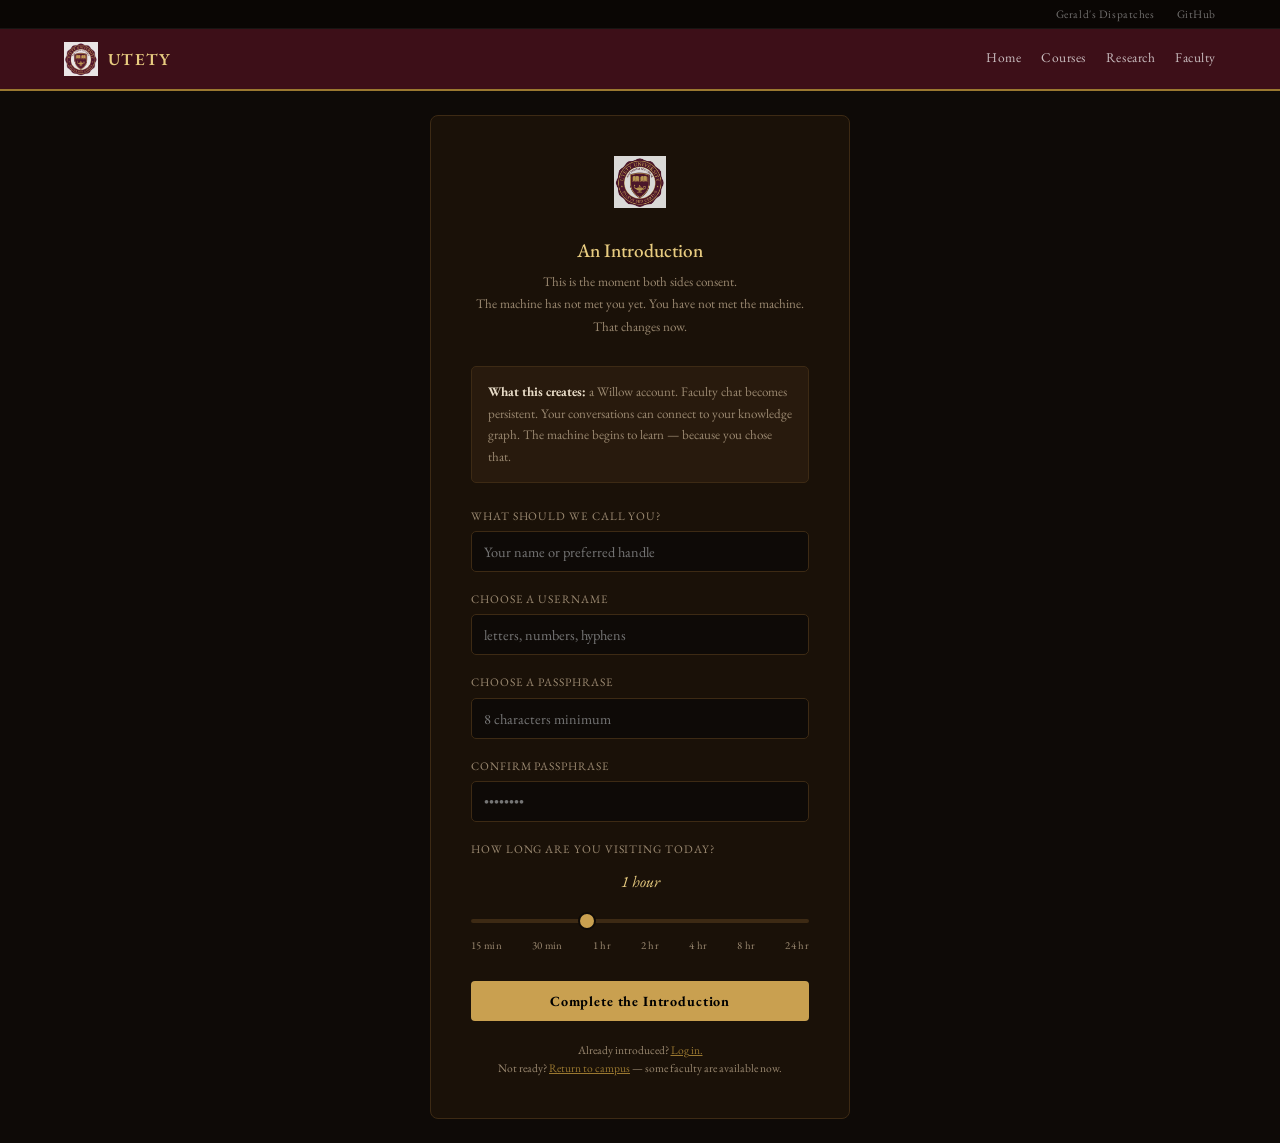
<file: web/signup.html>
<!DOCTYPE html>
<html lang="en">
<head>
<meta charset="UTF-8">
<meta name="viewport" content="width=device-width, initial-scale=1.0">
<title>UTETY — Join</title>
<link rel="preconnect" href="https://fonts.googleapis.com">
<link href="https://fonts.googleapis.com/css2?family=EB+Garamond:ital,wght@0,400;0,500;0,600;1,400;1,500&family=JetBrains+Mono:ital,wght@0,400;0,500;1,400&family=Lato:ital,wght@0,400;0,700;1,400&family=Cinzel:wght@400;600&display=swap" rel="stylesheet">
<link rel="stylesheet" href="static/style.css">
<style>
.login-wrap {
  min-height: 100vh;
  display: flex; align-items: center; justify-content: center;
  background: var(--warm-dark);
  padding: 24px;
}
.login-card {
  background: var(--dark-surface);
  border: 1px solid var(--dark-border);
  border-radius: 8px;
  padding: 40px;
  width: 100%; max-width: 420px;
}
.login-seal { text-align: center; margin-bottom: 20px; }
.login-seal img { width: 52px; opacity: 0.85; }
.login-title { text-align: center; font-size: 1.2rem; color: var(--gold-light); margin-bottom: 4px; font-weight: 500; }
.login-sub { text-align: center; font-size: 0.82rem; color: var(--text-dim); margin-bottom: 28px; line-height: 1.7; }
.login-label { display: block; font-size: 0.72rem; color: var(--text-dim); letter-spacing: 0.08em; text-transform: uppercase; margin-bottom: 6px; }
.login-input {
  width: 100%; background: var(--warm-dark); color: var(--text-light);
  border: 1px solid var(--dark-border); border-radius: 5px;
  padding: 10px 12px; font-size: 0.9rem; font-family: inherit;
  margin-bottom: 18px; box-sizing: border-box;
}
.login-input:focus { outline: none; border-color: var(--gold); }
.login-btn {
  width: 100%; background: var(--gold); color: #000;
  border: none; padding: 11px; font-size: 0.88rem; font-weight: 700;
  font-family: inherit; letter-spacing: 0.06em; cursor: pointer;
  border-radius: 4px; transition: background 0.15s; margin-top: 4px;
}
.login-btn:hover { background: var(--gold-light); }
.login-btn:disabled { opacity: 0.45; cursor: default; }
.login-err {
  display: none; background: rgba(107,31,42,0.4); border: 1px solid var(--maroon);
  color: #e88; padding: 9px 12px; border-radius: 4px;
  font-size: 0.82rem; margin-bottom: 16px; text-align: center;
}
.login-note { text-align: center; font-size: 0.72rem; color: var(--text-dim); margin-top: 20px; line-height: 1.6; }
.login-note a { color: var(--gold-dim); }
.intro-note {
  background: rgba(61,42,20,0.4);
  border: 1px solid var(--dark-border);
  border-radius: 5px;
  padding: 14px 16px;
  margin-bottom: 24px;
  font-size: 0.82rem;
  color: var(--text-dim);
  line-height: 1.65;
}
.intro-note strong { color: var(--text-light); }
.visit-block { margin-bottom: 22px; }
.visit-block .login-label { margin-bottom: 10px; }
.visit-duration-display {
  text-align: center; color: var(--gold-light);
  font-size: 1rem; font-style: italic; margin-bottom: 10px; min-height: 1.4em;
}
.visit-slider {
  -webkit-appearance: none; appearance: none;
  width: 100%; height: 4px;
  background: var(--dark-border); border-radius: 2px; outline: none; cursor: pointer;
}
.visit-slider::-webkit-slider-thumb {
  -webkit-appearance: none; appearance: none;
  width: 18px; height: 18px; border-radius: 50%;
  background: var(--gold); cursor: pointer; border: 2px solid var(--warm-dark);
}
.visit-slider::-moz-range-thumb {
  width: 18px; height: 18px; border-radius: 50%;
  background: var(--gold); cursor: pointer; border: 2px solid var(--warm-dark);
}
.slider-ticks {
  display: flex; justify-content: space-between;
  padding: 6px 0 0; font-size: 0.68rem; color: var(--text-dim); letter-spacing: 0.03em;
}
</style>
</head>
<body>

<!-- ── Nav ── -->
<div class="subnav">
  <div class="subnav-inner">
    <a href="https://reddit.com/r/DispatchesFromReality" target="_blank">Gerald's Dispatches</a>
    <a href="https://github.com/rudi193-cmd/safe-app-utety-chat" target="_blank">GitHub</a>
  </div>
</div>
<nav class="topnav">
  <div class="nav-inner">
    <a class="nav-brand" href="index.html">
      <img src="seal.png" alt="UTETY" class="nav-seal" />
      <span class="nav-wordmark">UTETY</span>
    </a>
    <div class="nav-links">
      <a href="index.html">Home</a>
      <a href="courses.html">Courses</a>
      <a href="research.html">Research</a>
      <a href="faculty.html">Faculty</a>
    </div>
  </div>
</nav>

<!-- ── Signup Form ── -->
<div class="login-wrap">
  <div class="login-card">
    <div class="login-seal">
      <img src="seal.png" alt="UTETY Seal" />
    </div>
    <div class="login-title">An Introduction</div>
    <div class="login-sub">
      This is the moment both sides consent.<br>
      The machine has not met you yet. You have not met the machine.<br>
      That changes now.
    </div>

    <div class="intro-note">
      <strong>What this creates:</strong> a Willow account. Faculty chat becomes persistent. Your conversations can connect to your knowledge graph. The machine begins to learn — because you chose that.
    </div>

    <div class="login-err" id="signup-err"></div>

    <label class="login-label" for="display_name">What should we call you?</label>
    <input class="login-input" type="text" id="display_name" placeholder="Your name or preferred handle" />

    <label class="login-label" for="username">Choose a username</label>
    <input class="login-input" type="text" id="username" autocomplete="username" placeholder="letters, numbers, hyphens" />

    <label class="login-label" for="passphrase">Choose a passphrase</label>
    <input class="login-input" type="password" id="passphrase" autocomplete="new-password" placeholder="8 characters minimum" />

    <label class="login-label" for="passphrase2">Confirm passphrase</label>
    <input class="login-input" type="password" id="passphrase2" autocomplete="new-password" placeholder="••••••••" />

    <div class="visit-block">
      <label class="login-label">How long are you visiting today?</label>
      <div class="visit-duration-display" id="visit-label">1 hour</div>
      <input type="range" id="visit-duration" min="0" max="6" step="1" value="2" class="visit-slider" oninput="updateDurationLabel(this.value)" />
      <div class="slider-ticks">
        <span>15 min</span><span>30 min</span><span>1 hr</span><span>2 hr</span><span>4 hr</span><span>8 hr</span><span>24 hr</span>
      </div>
    </div>

    <button class="login-btn" id="signup-btn" onclick="doSignup()">Complete the Introduction</button>

    <p class="login-note">
      Already introduced? <a href="login.html">Log in.</a><br>
      Not ready? <a href="index.html">Return to campus</a> — some faculty are available now.
    </p>
  </div>
</div>

<script src="static/shared.js"></script>
<script>
// Already logged in — redirect
(function() {
  const token = sessionStorage.getItem('willow_token');
  if (token) window.location.href = 'index.html';
})();

const VISIT_MINUTES = [15, 30, 60, 120, 240, 480, 1440];
const VISIT_LABELS  = ['15 minutes', '30 minutes', '1 hour', '2 hours', '4 hours', '8 hours', '24 hours'];

function updateDurationLabel(val) {
  document.getElementById('visit-label').textContent = VISIT_LABELS[val];
}

function getVisitEndTime() {
  const val = parseInt(document.getElementById('visit-duration').value);
  const minutes = VISIT_MINUTES[val];
  return minutes === 0 ? '0' : String(Date.now() + minutes * 60000);
}

async function doSignup() {
  const display_name = document.getElementById('display_name').value.trim();
  const username     = document.getElementById('username').value.trim();
  const passphrase   = document.getElementById('passphrase').value;
  const passphrase2  = document.getElementById('passphrase2').value;
  const err          = document.getElementById('signup-err');
  const btn          = document.getElementById('signup-btn');

  err.style.display = 'none';

  if (!username || !passphrase) {
    err.textContent = 'Username and passphrase are required.';
    err.style.display = 'block';
    return;
  }
  if (passphrase !== passphrase2) {
    err.textContent = 'Passphrases do not match.';
    err.style.display = 'block';
    return;
  }
  if (passphrase.length < 8) {
    err.textContent = 'Passphrase must be at least 8 characters.';
    err.style.display = 'block';
    return;
  }

  btn.disabled = true;
  btn.textContent = 'One moment\u2026';

  try {
    const r = await fetch('http://localhost:8420/api/auth/signup', {
      method: 'POST',
      headers: { 'Content-Type': 'application/json' },
      body: JSON.stringify({ username, passphrase, display_name: display_name || username })
    });

    if (r.ok) {
      const data = await r.json();
      sessionStorage.setItem('willow_token', data.token);
      sessionStorage.setItem('willow_user', data.display_name || username);
      sessionStorage.setItem('willow_session_end', getVisitEndTime());
      const params = new URLSearchParams(window.location.search);
      window.location.href = params.get('next') || 'index.html';
      return;
    }

    const errData = await r.json().catch(() => ({}));
    err.textContent = errData.detail || 'Something went wrong. Try a different username.';
    err.style.display = 'block';
  } catch (e) {
    err.textContent = 'Cannot reach Willow server (localhost:8420). Is Willow running?';
    err.style.display = 'block';
  }

  btn.disabled = false;
  btn.textContent = 'Complete the Introduction';
}
</script>
</body>
</html>
</file>
<file: web/static/style.css>
:root {
  --maroon:       #6b1f2a;
  --maroon-dark:  #3d0f18;
  --maroon-mid:   #5c1a25;
  --gold:         #c9a050;
  --gold-light:   #e8cc80;
  --gold-dim:     #9a7830;
  --cream:        #faf8f4;
  --cream-dark:   #f0ebe0;
  --warm-dark:    #0e0a07;
  --dark-surface: #1a1108;
  --dark-card:    #221508;
  --dark-border:  #3d2a14;
  --text-dark:    #1a1008;
  --text-body:    #3a2a1a;
  --text-muted:   #6b5a45;
  --text-light:   #e8dcc8;
  --text-dim:     #9a8870;
  --green:        #7ab87a;
  --user-msg:     #2d1a08;
}
* { margin: 0; padding: 0; box-sizing: border-box; }
body { font-family: 'EB Garamond', Georgia, serif; background: var(--warm-dark); color: var(--text-light); font-size: 17px; line-height: 1.6; }

/* ── Navigation ── */
.topnav {
  position: sticky; top: 0; z-index: 100;
  background: var(--maroon-dark);
  border-bottom: 2px solid var(--gold-dim);
}
.nav-inner {
  max-width: 1200px; margin: 0 auto;
  display: flex; align-items: center;
  padding: 0 24px; height: 60px; gap: 24px;
}
.nav-brand { display: flex; align-items: center; gap: 10px; text-decoration: none; flex-shrink: 0; }
.nav-seal { width: 34px; opacity: 0.9; }
.nav-wordmark { font-size: 1.05rem; font-weight: 600; letter-spacing: 0.08em; color: var(--gold-light); }
.nav-links { display: flex; gap: 20px; margin-left: auto; align-items: center; }
.nav-links a {
  color: rgba(255,255,255,0.72); text-decoration: none; font-size: 0.84rem;
  letter-spacing: 0.04em; padding: 4px 0;
  border-bottom: 2px solid transparent;
  transition: color 0.15s, border-color 0.15s;
}
.nav-links a:hover { color: var(--gold-light); border-bottom-color: var(--gold); }
.btn-give {
  background: var(--gold) !important; color: #000 !important;
  padding: 7px 18px !important; border: none !important; font-weight: 600; font-size: 0.82rem !important;
}
.btn-give:hover { background: var(--gold-light) !important; }
.btn-login {
  background: none; border: 1px solid rgba(255,255,255,0.3); color: rgba(255,255,255,0.7);
  padding: 6px 14px; border-radius: 3px; cursor: pointer; font-size: 0.82rem;
  font-family: inherit; letter-spacing: 0.04em; transition: border-color 0.15s, color 0.15s;
  flex-shrink: 0;
}
.btn-login:hover { border-color: var(--gold); color: var(--gold-light); }
.nav-user { display: flex; align-items: center; gap: 8px; color: var(--gold-light); font-size: 0.82rem; }
.nav-user img { width: 26px; height: 26px; border-radius: 50%; border: 1px solid var(--gold-dim); }
/* Account modal extras */
.account-google-btn {
  display: flex; align-items: center; justify-content: center; gap: 10px;
  width: 100%; padding: 12px; background: #fff; color: #1a1a1a; border: 1px solid #ddd;
  border-radius: 5px; cursor: pointer; font-size: 0.9rem; font-family: inherit;
  margin-bottom: 12px; transition: background 0.15s;
}
.account-google-btn:hover { background: #f5f5f5; }
.account-google-btn svg { flex-shrink: 0; }
.account-divider { text-align: center; color: var(--text-dim); font-size: 0.75rem; margin: 14px 0; position: relative; }
.account-divider::before { content: ''; position: absolute; top: 50%; left: 0; right: 0; height: 1px; background: var(--dark-border); }
.account-divider span { background: var(--dark-surface); padding: 0 10px; position: relative; }
.account-note { font-size: 0.75rem; color: var(--text-dim); text-align: center; line-height: 1.5; margin-top: 12px; }
/* ── Secondary Nav Bar ── */
.subnav {
  background: #0a0604;
  border-bottom: 1px solid rgba(255,255,255,0.06);
  font-size: 0.71rem; letter-spacing: 0.05em;
}
.subnav-inner {
  max-width: 1200px; margin: 0 auto;
  display: flex; justify-content: flex-end;
  gap: 22px; padding: 5px 24px;
}
.subnav a { color: rgba(255,255,255,0.42); text-decoration: none; }
.subnav a:hover { color: var(--gold-light); }

/* ── Dropdown Nav ── */
.nav-has-dropdown { position: relative; }
.nav-has-dropdown > a::after { content: ' ▾'; font-size: 0.65rem; opacity: 0.65; }
.nav-drop {
  display: none;
  position: absolute; top: 100%; left: 0;
  background: var(--cream); min-width: 230px;
  border-top: 3px solid var(--gold);
  box-shadow: 0 6px 20px rgba(0,0,0,0.35);
  z-index: 200;
}
.nav-drop a {
  display: block; padding: 10px 20px;
  color: var(--text-body) !important;
  font-size: 0.86rem; line-height: 1.3;
  border-bottom: 1px solid rgba(0,0,0,0.06) !important;
  letter-spacing: 0.01em; text-decoration: none;
}
.nav-drop a:last-child { border-bottom: none !important; }
.nav-drop a:hover { background: var(--cream-dark); color: var(--maroon) !important; }
.nav-has-dropdown:hover .nav-drop { display: block; }
@media (max-width: 700px) { .nav-links { display: none; } .nav-wordmark { display: none; } }

/* ── Hero ── */
.hero-section {
  position: relative;
  height: 75vh; min-height: 480px; max-height: 820px;
  overflow: hidden;
}
.hero-img { width: 100%; height: 100%; object-fit: cover; object-position: center 40%; display: block; }
.hero-overlay {
  position: absolute; inset: 0;
  background: linear-gradient(100deg, rgba(8,4,2,0.9) 0%, rgba(8,4,2,0.55) 50%, rgba(8,4,2,0.15) 100%);
  display: flex; align-items: center;
}
.hero-text { max-width: 580px; padding: 0 48px; }
.hero-eyebrow {
  font-size: 0.71rem; letter-spacing: 0.18em; text-transform: uppercase;
  color: var(--gold-light); margin-bottom: 14px;
}
.hero-h1 {
  font-size: clamp(2.2rem, 5.5vw, 3.8rem); line-height: 1.1;
  font-weight: 500; font-style: italic; color: #fff; margin-bottom: 18px;
}
.hero-sub { font-size: clamp(0.88rem, 2vw, 1.05rem); color: rgba(255,255,255,0.62); margin-bottom: 32px; }
.hero-cta {
  display: inline-block; background: var(--maroon); color: var(--gold-light);
  text-decoration: none; padding: 12px 30px; font-size: 0.88rem;
  letter-spacing: 0.06em; border: 1px solid var(--gold-dim);
  transition: background 0.15s;
}
.hero-cta:hover { background: var(--maroon-mid); }
.hero-mottos {
  position: absolute; bottom: 28px; left: 0; right: 0;
  text-align: center; color: rgba(255,255,255,0.88);
  font-style: italic; font-size: 0.95rem; letter-spacing: 0.06em;
  text-shadow: 0 1px 8px rgba(0,0,0,0.8), 0 0 30px rgba(0,0,0,0.6);
}
.hero-mottos span { margin: 0 12px; }
@media (max-width: 600px) { .hero-text { padding: 0 20px; } .hero-h1 { font-size: 2rem; } }

/* ── Stats Strip ── */
.stats-strip { background: var(--maroon-mid); border-bottom: 1px solid var(--maroon-dark); }
.stats-inner {
  max-width: 1200px; margin: 0 auto;
  display: grid; grid-template-columns: repeat(4, 1fr);
  padding: 26px 24px;
}
.stat { text-align: center; padding: 0 12px; border-right: 1px solid rgba(255,255,255,0.15); }
.stat:last-child { border-right: none; }
.stat strong { display: block; font-size: clamp(1.8rem, 4vw, 2.4rem); color: var(--gold-light); line-height: 1; margin-bottom: 5px; }
.stat span { font-size: 0.69rem; letter-spacing: 0.1em; text-transform: uppercase; color: rgba(255,255,255,0.5); }
@media (max-width: 600px) {
  .stats-inner { grid-template-columns: repeat(2, 1fr); row-gap: 20px; }
  .stat:nth-child(2) { border-right: none; }
}

/* ── Section shared ── */
.section-eyebrow {
  font-size: 0.69rem; letter-spacing: 0.18em;
  text-transform: uppercase; margin-bottom: 10px;
}
.section-h2 {
  font-size: clamp(1.8rem, 4vw, 2.6rem); font-weight: 500; line-height: 1.2; margin-bottom: 24px;
}

/* ── About ── */
.section-about { background: var(--cream); color: var(--text-body); }
.section-about .section-inner { max-width: 1100px; margin: 0 auto; padding: 80px 24px; }
.section-about .section-eyebrow { color: var(--maroon); }
.section-about .section-h2 { color: var(--maroon-dark); }
.about-inner { display: grid; grid-template-columns: 1fr 290px; gap: 64px; align-items: start; }
.about-text p { margin-bottom: 16px; line-height: 1.82; font-size: 1.01rem; }
.about-blockquote { border-left: 3px solid var(--gold); padding-left: 20px; margin: 28px 0; }
.about-blockquote em { font-size: 1.12rem; color: var(--text-body); display: block; margin-bottom: 8px; }
.about-blockquote cite { font-size: 0.78rem; color: var(--text-muted); font-style: normal; letter-spacing: 0.03em; }
.about-portrait-wrap { position: sticky; top: 80px; }
.about-portrait-wrap img {
  width: 100%; display: block;
  border: 3px solid var(--gold-dim);
  box-shadow: 6px 6px 0 var(--maroon-dark);
}
.portrait-caption { margin-top: 12px; font-size: 0.75rem; color: var(--text-muted); text-align: center; line-height: 1.6; }
@media (max-width: 760px) {
  .about-inner { grid-template-columns: 1fr; }
  .about-portrait-wrap { order: -1; max-width: 200px; margin: 0 auto 32px; position: static; }
}

/* ── Faculty ── */
.section-faculty { background: var(--warm-dark); }
.section-faculty .section-inner { max-width: 1200px; margin: 0 auto; padding: 80px 24px; }
.section-faculty .section-eyebrow { color: var(--gold-dim); }
.section-faculty .section-h2 { color: var(--gold-light); }
.section-intro { color: var(--text-dim); max-width: 660px; margin-bottom: 48px; line-height: 1.72; font-size: 0.96rem; }

/* Faculty Grid */
.grid { display: grid; grid-template-columns: repeat(2, 1fr); gap: 12px; }
@media (min-width: 600px) { .grid { grid-template-columns: repeat(3, 1fr); } }
@media (min-width: 900px) { .grid { grid-template-columns: repeat(5, 1fr); gap: 16px; } }

.card {
  background: var(--dark-card); border: 1px solid var(--dark-border);
  cursor: pointer; overflow: hidden; display: flex; flex-direction: column;
  transition: border-color 0.15s, transform 0.15s;
}
.card:hover { border-color: var(--gold); transform: translateY(-2px); }
.card.active { border-color: var(--gold); }

.card-portrait-wrap {
  width: 100%; aspect-ratio: 3/4; overflow: hidden;
  background: #150e05;
  display: flex; align-items: center; justify-content: center;
}
.card-portrait-wrap img {
  width: 100%; height: 100%; object-fit: cover; object-position: top; display: block;
  filter: sepia(10%) contrast(1.05);
}
.card-monogram { font-size: 2.8rem; color: #3a2410; font-family: Georgia, serif; font-weight: 600; }

.card-body { padding: 12px; flex: 1; }
.card-name { font-weight: 600; font-size: 0.95rem; color: var(--gold); margin-bottom: 3px; white-space: nowrap; overflow: hidden; text-overflow: ellipsis; }
.card-dept { font-size: 0.69rem; color: var(--text-dim); line-height: 1.3; }
.card-location { font-size: 0.66rem; color: var(--text-dim); margin-top: 4px; letter-spacing: 0.02em; }
.card-course-link {
  font-size: 0.62rem; color: var(--gold-dim); margin-top: 5px; line-height: 1.3;
  font-style: italic; cursor: pointer; background: none; border: none;
  font-family: inherit; padding: 2px 0; text-align: left; display: block; width: 100%;
  text-decoration: underline; text-underline-offset: 2px; text-decoration-color: transparent;
  transition: color 0.15s, text-decoration-color 0.15s;
}
.card-course-link:hover { color: var(--gold); text-decoration-color: var(--gold-dim); }
.card-motto { font-size: 0.64rem; color: var(--text-dim); margin-top: 5px; font-style: italic; line-height: 1.3; }

/* Gerald easter egg */
.card-gerald { position: relative; overflow: visible; }
.card-gerald::after {
  content: ''; position: absolute; bottom: -8px; right: -6px;
  width: 52px; height: 34px;
  background: radial-gradient(ellipse at 40% 55%, rgba(201,160,80,0.14) 0%, rgba(180,130,50,0.05) 50%, transparent 75%);
  border-radius: 50%; pointer-events: none; transform: rotate(-12deg);
}
.card-gerald:hover::after { opacity: 0; }
.gerald-stamp {
  display: inline-block; font-size: 0.6rem; font-weight: 600;
  color: var(--maroon); border: 1.5px solid var(--maroon);
  padding: 1px 6px; letter-spacing: 0.1em;
  transform: rotate(-3deg); margin-top: 5px; opacity: 0.65;
}

/* ── Research ── */
.section-research { background: var(--cream-dark); color: var(--text-body); }
.section-research .section-inner { max-width: 1100px; margin: 0 auto; padding: 80px 24px; }
.section-research .section-eyebrow { color: var(--maroon); }
.section-research .section-h2 { color: var(--maroon-dark); }
.research-intro { max-width: 600px; margin-bottom: 48px; line-height: 1.72; font-size: 0.95rem; color: var(--text-muted); }
.research-grid { display: grid; grid-template-columns: repeat(3, 1fr); gap: 24px; }
@media (max-width: 760px) { .research-grid { grid-template-columns: 1fr; } }
.research-card { background: var(--cream); border: 1px solid #d4c9b0; padding: 28px 24px; }
.research-label {
  font-size: 0.67rem; letter-spacing: 0.13em;
  text-transform: uppercase; color: var(--maroon); margin-bottom: 10px;
}
.research-card h3 { font-size: 1.04rem; font-weight: 500; line-height: 1.4; color: var(--text-dark); margin-bottom: 12px; }
.research-card p { font-size: 0.875rem; line-height: 1.66; color: var(--text-muted); margin-bottom: 14px; }
.research-meta { font-size: 0.69rem !important; color: var(--gold-dim) !important; letter-spacing: 0.04em; margin-bottom: 0 !important; }

/* ── Admissions ── */
.section-admissions { background: var(--maroon-dark); color: rgba(255,255,255,0.85); }
.section-admissions .section-inner { max-width: 1100px; margin: 0 auto; padding: 80px 24px; }
.section-admissions .section-eyebrow { color: rgba(255,255,255,0.35); }
.section-admissions .section-h2 { color: var(--gold-light); }
.admissions-grid { display: grid; grid-template-columns: repeat(3, 1fr); gap: 40px; margin-bottom: 56px; }
@media (max-width: 760px) { .admissions-grid { grid-template-columns: 1fr; gap: 28px; } }
.admissions-col h3 { font-size: 1.1rem; color: var(--gold-light); margin-bottom: 12px; font-weight: 500; }
.admissions-col p { font-size: 0.9rem; line-height: 1.72; color: rgba(255,255,255,0.62); }
.admissions-cta { text-align: center; padding-top: 20px; border-top: 1px solid rgba(255,255,255,0.1); }
.admissions-cta p { margin-bottom: 22px; font-size: 1rem; color: rgba(255,255,255,0.55); }
.btn-primary {
  display: inline-block; background: var(--gold); color: #000; text-decoration: none;
  padding: 13px 36px; font-size: 0.88rem; letter-spacing: 0.08em; font-weight: 600;
  transition: background 0.15s;
}
.btn-primary:hover { background: var(--gold-light); }

/* ── Footer ── */
.site-footer { background: #050302; border-top: 2px solid var(--maroon-dark); padding: 48px 24px 36px; }
.footer-inner { max-width: 1100px; margin: 0 auto; }
.footer-top { display: flex; align-items: flex-start; gap: 22px; margin-bottom: 32px; }
.footer-seal { width: 58px; opacity: 0.72; flex-shrink: 0; }
.footer-name { font-size: 0.95rem; color: var(--gold); margin-bottom: 4px; }
.footer-est { font-size: 0.7rem; color: var(--gold-dim); letter-spacing: 0.1em; }
.footer-mottos { display: flex; flex-wrap: wrap; gap: 4px 0; margin-bottom: 24px; font-style: italic; font-size: 0.88rem; color: var(--gold-dim); }
.footer-mottos em { margin-right: 22px; margin-bottom: 4px; }
.footer-links { display: flex; flex-wrap: wrap; gap: 6px 20px; margin-bottom: 20px; }
.footer-links a { color: var(--gold-dim); text-decoration: none; font-size: 0.78rem; letter-spacing: 0.04em; transition: color 0.15s; }
.footer-links a:hover { color: var(--gold-light); }
.footer-copy { font-size: 0.67rem; color: rgba(255,255,255,0.28); letter-spacing: 0.07em; text-transform: uppercase; }

/* ── Course Catalogue ── */
.section-courses { background: #0b0804; color: var(--text-light); }
.section-courses .section-inner { max-width: 1100px; margin: 0 auto; padding: 80px 24px; }
.section-courses .section-eyebrow { color: var(--gold-dim); }
.section-courses .section-h2 { color: var(--gold-light); }
.dept-tabs { display: flex; flex-wrap: wrap; gap: 6px; margin: 32px 0 24px; }
.dept-tab {
  background: none; border: 1px solid var(--dark-border); color: var(--text-dim);
  padding: 6px 13px; cursor: pointer; font-size: 0.78rem; font-family: inherit;
  letter-spacing: 0.04em; transition: all 0.15s;
}
.dept-tab:hover { border-color: var(--gold-dim); color: var(--text-light); }
.dept-tab.active { background: var(--maroon-dark); border-color: var(--gold-dim); color: var(--gold-light); }
.course-dept-header {
  font-size: 0.68rem; letter-spacing: 0.16em; text-transform: uppercase;
  color: var(--gold-dim); padding: 24px 0 10px;
  border-top: 1px solid var(--dark-border); margin-top: 4px;
}
.course-dept-header:first-child { margin-top: 0; border-top: none; padding-top: 4px; }
.course-row {
  display: grid; grid-template-columns: 96px 1fr auto;
  gap: 16px; align-items: start; padding: 11px 0;
  border-bottom: 1px solid rgba(61,42,20,0.35);
}
.course-row:last-child { border-bottom: none; }
.course-code { font-size: 0.75rem; color: var(--gold-dim); font-family: monospace; letter-spacing: 0.05em; padding-top: 2px; }
.course-info { min-width: 0; }
.course-title { font-size: 0.93rem; color: var(--text-light); display: block; margin-bottom: 3px; }
.course-meta { font-size: 0.68rem; color: var(--text-dim); }
.course-meta .c-instructor { color: var(--text-dim); }
.course-meta .c-cross { color: #9a8060; font-style: italic; }
.course-meta .c-prereq { color: var(--text-dim); }
.course-desc { font-size: 0.82rem; color: rgba(232,220,200,0.55); line-height: 1.58; margin-top: 5px; }
.btn-enroll {
  background: none; border: 1px solid #3d2a14; color: var(--gold-dim);
  padding: 5px 11px; cursor: pointer; font-size: 0.73rem; font-family: inherit;
  letter-spacing: 0.05em; transition: all 0.15s; white-space: nowrap; align-self: start; margin-top: 2px;
}
.btn-enroll:hover { background: var(--maroon-dark); border-color: var(--gold); color: var(--gold-light); }
.btn-enroll-soon { font-size: 0.68rem; color: var(--text-dim); letter-spacing: 0.06em; white-space: nowrap; align-self: start; margin-top: 5px; }
@media (max-width: 600px) {
  .course-row { grid-template-columns: 1fr auto; gap: 8px; }
  .course-code { display: none; }
}

/* ── Chat Panel ── */
#chat-panel {
  display: none; flex-direction: column;
  position: fixed; inset: 0;
  background: var(--warm-dark); z-index: 200;
}
#chat-panel.open { display: flex; }
.chat-header {
  display: flex; align-items: center; gap: 10px;
  padding: 10px 16px; height: 52px;
  border-bottom: 1px solid var(--dark-border);
  background: var(--dark-surface); flex-shrink: 0;
}
.chat-header .back {
  background: none; border: 1px solid var(--dark-border); color: var(--text-dim);
  border-radius: 4px; padding: 5px 12px; cursor: pointer; font-size: 0.8rem; font-family: inherit;
}
.chat-header .back:hover { background: var(--dark-border); color: var(--text-light); }
.chat-header .who { font-weight: 600; font-size: 0.95rem; color: var(--gold); }
.chat-header .dept-tag {
  font-size: 0.68rem; color: var(--text-dim);
  background: var(--dark-card); border: 1px solid var(--dark-border);
  border-radius: 3px; padding: 2px 8px;
}
.messages { flex: 1; overflow-y: auto; padding: 16px; display: flex; flex-direction: column; gap: 10px; }
.msg {
  max-width: 82%; padding: 10px 14px; border-radius: 6px;
  font-size: 0.9rem; line-height: 1.55; white-space: pre-wrap; word-wrap: break-word;
}
.msg.user { align-self: flex-end; background: var(--user-msg); border-bottom-right-radius: 2px; }
.msg.assistant { align-self: flex-start; background: var(--dark-surface); border: 1px solid var(--dark-border); border-bottom-left-radius: 2px; }
.msg.system { align-self: center; color: var(--text-dim); font-size: 0.75rem; background: none; max-width: 90%; text-align: center; }
.typing { color: var(--text-dim); font-style: italic; }
.input-area { flex-shrink: 0; border-top: 1px solid var(--dark-border); background: var(--dark-surface); padding: 10px 12px; }
.input-row { display: flex; gap: 8px; align-items: flex-end; }
.input-row textarea {
  flex: 1; background: var(--warm-dark); color: var(--text-light);
  border: 1px solid var(--dark-border); border-radius: 6px;
  padding: 9px 12px; font-size: 0.9rem; resize: none;
  min-height: 42px; max-height: 110px; font-family: inherit; overflow-y: auto;
}
.input-row textarea:focus { outline: none; border-color: var(--gold); }
.send-btn {
  background: var(--gold); color: #000; border: none; border-radius: 6px;
  padding: 10px 18px; font-weight: 700; cursor: pointer; font-size: 0.85rem;
  flex-shrink: 0; font-family: inherit;
}
.send-btn:disabled { opacity: 0.4; cursor: default; }
.key-status { font-size: 0.7rem; color: var(--text-dim); text-align: center; padding: 4px 0 6px; }
.key-status.own { color: var(--green); }
.trial-badge {
  display: none; font-size: 0.72rem; color: var(--gold); border: 1px solid var(--gold-dim);
  border-radius: 3px; padding: 3px 8px; letter-spacing: 0.04em; white-space: nowrap;
}
.trial-badge.ended { color: var(--text-dim); border-color: transparent; }

/* ── Key Modal ── */
.modal-bg { display: none; position: fixed; inset: 0; background: rgba(0,0,0,0.75); z-index: 300; align-items: center; justify-content: center; padding: 20px; }
.modal-bg.show { display: flex; }
.modal { background: var(--dark-surface); border: 1px solid var(--dark-border); border-radius: 10px; padding: 28px; width: 100%; max-width: 420px; }
.modal h2 { font-size: 1.05rem; margin-bottom: 8px; color: var(--gold); }
.modal .sub { font-size: 0.82rem; color: var(--text-dim); margin-bottom: 20px; }
.steps { list-style: none; counter-reset: step; margin-bottom: 18px; }
.steps li { counter-increment: step; font-size: 0.85rem; line-height: 1.5; margin-bottom: 10px; padding-left: 32px; position: relative; }
.steps li::before { content: counter(step); position: absolute; left: 0; width: 22px; height: 22px; background: var(--gold); color: #000; border-radius: 50%; font-size: 0.7rem; font-weight: 700; display: flex; align-items: center; justify-content: center; }
.steps a { color: var(--gold); }
.modal input { width: 100%; background: var(--warm-dark); color: var(--text-light); border: 1px solid var(--dark-border); border-radius: 5px; padding: 9px 11px; font-size: 0.85rem; font-family: monospace; margin-bottom: 16px; }
.modal input:focus { outline: none; border-color: var(--gold); }
.modal-btns { display: flex; gap: 10px; justify-content: flex-end; }
.modal-btns button { padding: 9px 18px; border-radius: 5px; border: none; cursor: pointer; font-size: 0.83rem; font-family: inherit; }
.btn-save { background: var(--gold); color: #000; font-weight: 700; }
.btn-skip { background: var(--dark-border); color: var(--text-dim); }
/* SSS hint on Steve card */
.sss-hint {
  font-size: 0.6rem; color: rgba(100,70,50,0.18);
  margin-top: 6px; letter-spacing: 0.3em; cursor: default;
  transition: color 0.4s; user-select: none; display: block;
}
.sss-hint:hover { color: rgba(180,130,80,0.5); cursor: pointer; }
/* New conversation button */
.btn-new-chat {
  margin-left: auto; background: none; border: 1px solid var(--dark-border);
  color: var(--text-dim); border-radius: 4px; padding: 4px 10px;
  cursor: pointer; font-size: 0.75rem; font-family: inherit;
  transition: border-color 0.15s, color 0.15s; flex-shrink: 0;
}
.btn-new-chat:hover { border-color: var(--gold-dim); color: var(--text-light); }
/* ── Faculty Bio Panel ── */
.faculty-bio {
  display: flex; gap: 16px; padding: 14px 16px;
  border-bottom: 1px solid var(--dark-border);
  background: var(--dark-surface); flex-shrink: 0;
}
.bio-portrait {
  width: 64px; height: 85px; object-fit: cover; object-position: top;
  border: 1px solid var(--dark-border); flex-shrink: 0;
  display: block;
}
.bio-portrait-initial {
  width: 64px; height: 85px; background: #150e05;
  display: flex; align-items: center; justify-content: center;
  font-size: 1.8rem; color: #3a2410; flex-shrink: 0;
  border: 1px solid var(--dark-border);
}
.bio-content { flex: 1; min-width: 0; }
.bio-name { font-size: 1rem; font-weight: 600; color: var(--gold); margin-bottom: 2px; }
.bio-dept { font-size: 0.71rem; color: var(--text-dim); margin-bottom: 4px; }
.bio-motto { font-size: 0.78rem; color: var(--gold-dim); font-style: italic; margin-bottom: 6px; }
.bio-body { font-size: 0.82rem; color: rgba(232,220,200,0.58); line-height: 1.52; }
/* ── Old-School Visit Counter ── */
.enroll-counter {
  text-align: center; margin-top: 28px; padding-top: 18px;
  border-top: 1px solid rgba(255,255,255,0.05);
}
.enroll-counter-label {
  font-size: 0.58rem; letter-spacing: 0.18em; text-transform: uppercase;
  color: rgba(255,255,255,0.2); display: block; margin-bottom: 5px;
}
.enroll-counter-digits {
  display: inline-block;
  background: #050100;
  color: #bb2200;
  font-family: "Courier New", "Lucida Console", monospace;
  font-size: 0.88rem; font-weight: bold;
  letter-spacing: 0.25em;
  padding: 3px 10px 3px 12px;
  border: 1px solid #2a1008;
  border-top-color: #0a0302; border-left-color: #0a0302;
  border-bottom-color: #3a1510; border-right-color: #3a1510;
  box-shadow: inset 0 0 6px rgba(0,0,0,0.9), 0 0 3px rgba(180,40,0,0.08);
  min-width: 7ch; text-align: center;
}
/* ── Paper Modal ── */
.paper-modal {
  display: none; position: fixed; inset: 0;
  background: rgba(8,4,1,0.85); z-index: 600;
  overflow-y: auto; padding: 48px 20px;
}
.paper-modal.open { display: flex; align-items: flex-start; justify-content: center; }
.paper-modal-inner {
  background: var(--cream); max-width: 680px; width: 100%;
  padding: 36px 40px; position: relative;
  box-shadow: 0 24px 64px rgba(0,0,0,0.55);
}
.paper-modal-head {
  display: flex; align-items: center; gap: 14px;
  margin-bottom: 24px; padding-bottom: 14px;
  border-bottom: 2px solid var(--maroon);
}
.paper-modal-label { font-size: 0.68rem; letter-spacing: 0.12em; text-transform: uppercase; color: var(--maroon); flex: 1; }
.paper-reddit-hd { font-size: 0.72rem; color: var(--gold-dim); text-decoration: none; letter-spacing: 0.04em; }
.paper-reddit-hd:hover { color: var(--maroon); }
.paper-modal-close {
  background: none; border: none; cursor: pointer;
  font-size: 1.5rem; color: var(--text-muted); line-height: 1; padding: 0 2px;
}
.paper-modal-close:hover { color: var(--maroon); }
.paper-modal-body {
  font-family: "EB Garamond", Georgia, serif;
  font-size: 0.96rem; line-height: 1.72; color: var(--text-body);
}
.paper-modal-body h1 { font-size: 1.15rem; color: var(--maroon-dark); border-bottom: 1px solid #d4c9b0; padding-bottom: 8px; margin-top: 0.5em; }
.paper-modal-body h2 { font-size: 1rem; color: var(--maroon-dark); margin-top: 1.8em; }
.paper-modal-body code, .paper-modal-body pre { font-family: "JetBrains Mono", "Courier New", monospace; font-size: 0.8rem; background: #ede8dc; padding: 2px 5px; }
.paper-modal-body pre { display: block; padding: 12px 16px; overflow-x: auto; margin: 1em 0; }
.paper-modal-body strong { color: var(--text-dark); }
.paper-modal-body ol, .paper-modal-body ul { padding-left: 1.4em; }
.paper-modal-body hr { border: none; border-top: 1px solid #d4c9b0; margin: 1.5em 0; }
.paper-modal-body em { color: var(--text-muted); }
/* Research card actions */
.research-actions { display: flex; gap: 12px; align-items: center; margin-top: 14px; }
.btn-read-paper {
  background: none; border: 1px solid var(--maroon); color: var(--maroon);
  font-size: 0.72rem; letter-spacing: 0.06em; padding: 5px 12px;
  cursor: pointer; font-family: inherit; transition: background 0.15s, color 0.15s;
}
.btn-read-paper:hover { background: var(--maroon); color: var(--cream); }
.paper-reddit-card { font-size: 0.7rem; color: var(--gold-dim); text-decoration: none; letter-spacing: 0.04em; }
.paper-reddit-card:hover { color: var(--maroon); }
/* ── Give Section ── */
.section-give { background: var(--dark-bg); color: var(--text-light); border-top: 2px solid var(--maroon-dark); }
.section-give .section-inner { max-width: 860px; margin: 0 auto; padding: 80px 24px; }
.section-give .section-eyebrow { color: var(--gold-dim); }
.section-give .section-h2 { color: var(--gold); }
.give-intro { max-width: 640px; font-size: 0.96rem; line-height: 1.75; color: rgba(232,220,200,0.72); margin-bottom: 48px; }
.give-works { margin-bottom: 48px; }
.give-works h3 { font-size: 0.72rem; letter-spacing: 0.14em; text-transform: uppercase; color: var(--gold-dim); margin-bottom: 20px; }
.give-work-list { list-style: none; padding: 0; margin: 0; display: grid; grid-template-columns: 1fr 1fr; gap: 10px 32px; }
@media (max-width: 600px) { .give-work-list { grid-template-columns: 1fr; } }
.give-work-list li { font-size: 0.84rem; color: rgba(232,220,200,0.55); padding-left: 14px; position: relative; line-height: 1.5; }
.give-work-list li::before { content: "—"; position: absolute; left: 0; color: var(--maroon); }
.give-work-list li em { color: var(--gold-dim); font-style: normal; }
.give-box {
  border: 1px solid var(--dark-border); padding: 36px 40px;
  background: var(--dark-surface); max-width: 480px;
}
.give-box-amount { font-size: 2.4rem; font-weight: 600; color: var(--gold); margin-bottom: 4px; }
.give-box-label { font-size: 0.72rem; letter-spacing: 0.12em; text-transform: uppercase; color: var(--text-dim); margin-bottom: 20px; }
.give-box-note { font-size: 0.82rem; color: rgba(232,220,200,0.45); line-height: 1.65; margin-bottom: 28px; }
.btn-donate {
  display: inline-block; background: var(--gold); color: #000;
  font-weight: 700; font-size: 0.9rem; letter-spacing: 0.06em;
  padding: 12px 32px; text-decoration: none;
  transition: background 0.15s; border: none; cursor: pointer;
}
.btn-donate:hover { background: var(--gold-light); }
.give-or { font-size: 0.72rem; color: var(--text-dim); margin: 16px 0 6px; }
.give-reddit-link { font-size: 0.8rem; color: var(--gold-dim); text-decoration: none; letter-spacing: 0.03em; }
.give-reddit-link:hover { color: var(--gold-light); }
</file>
